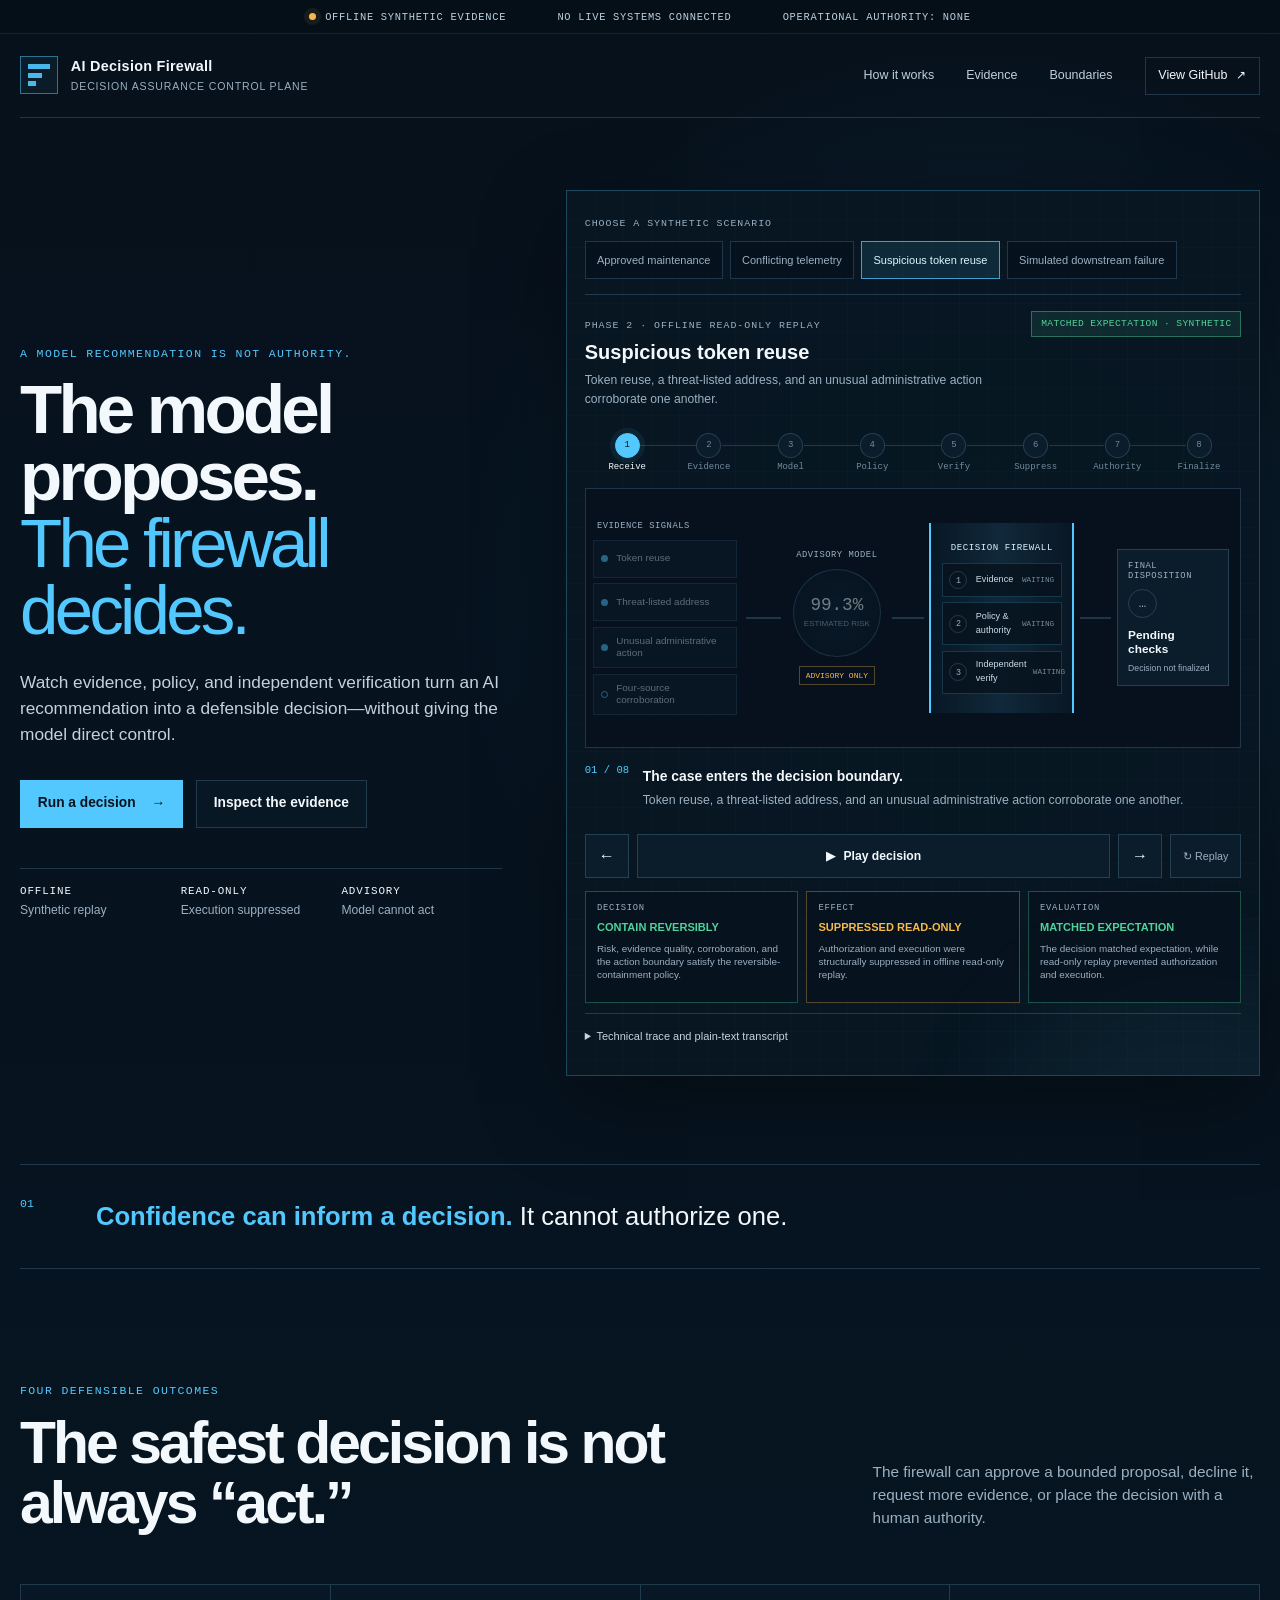
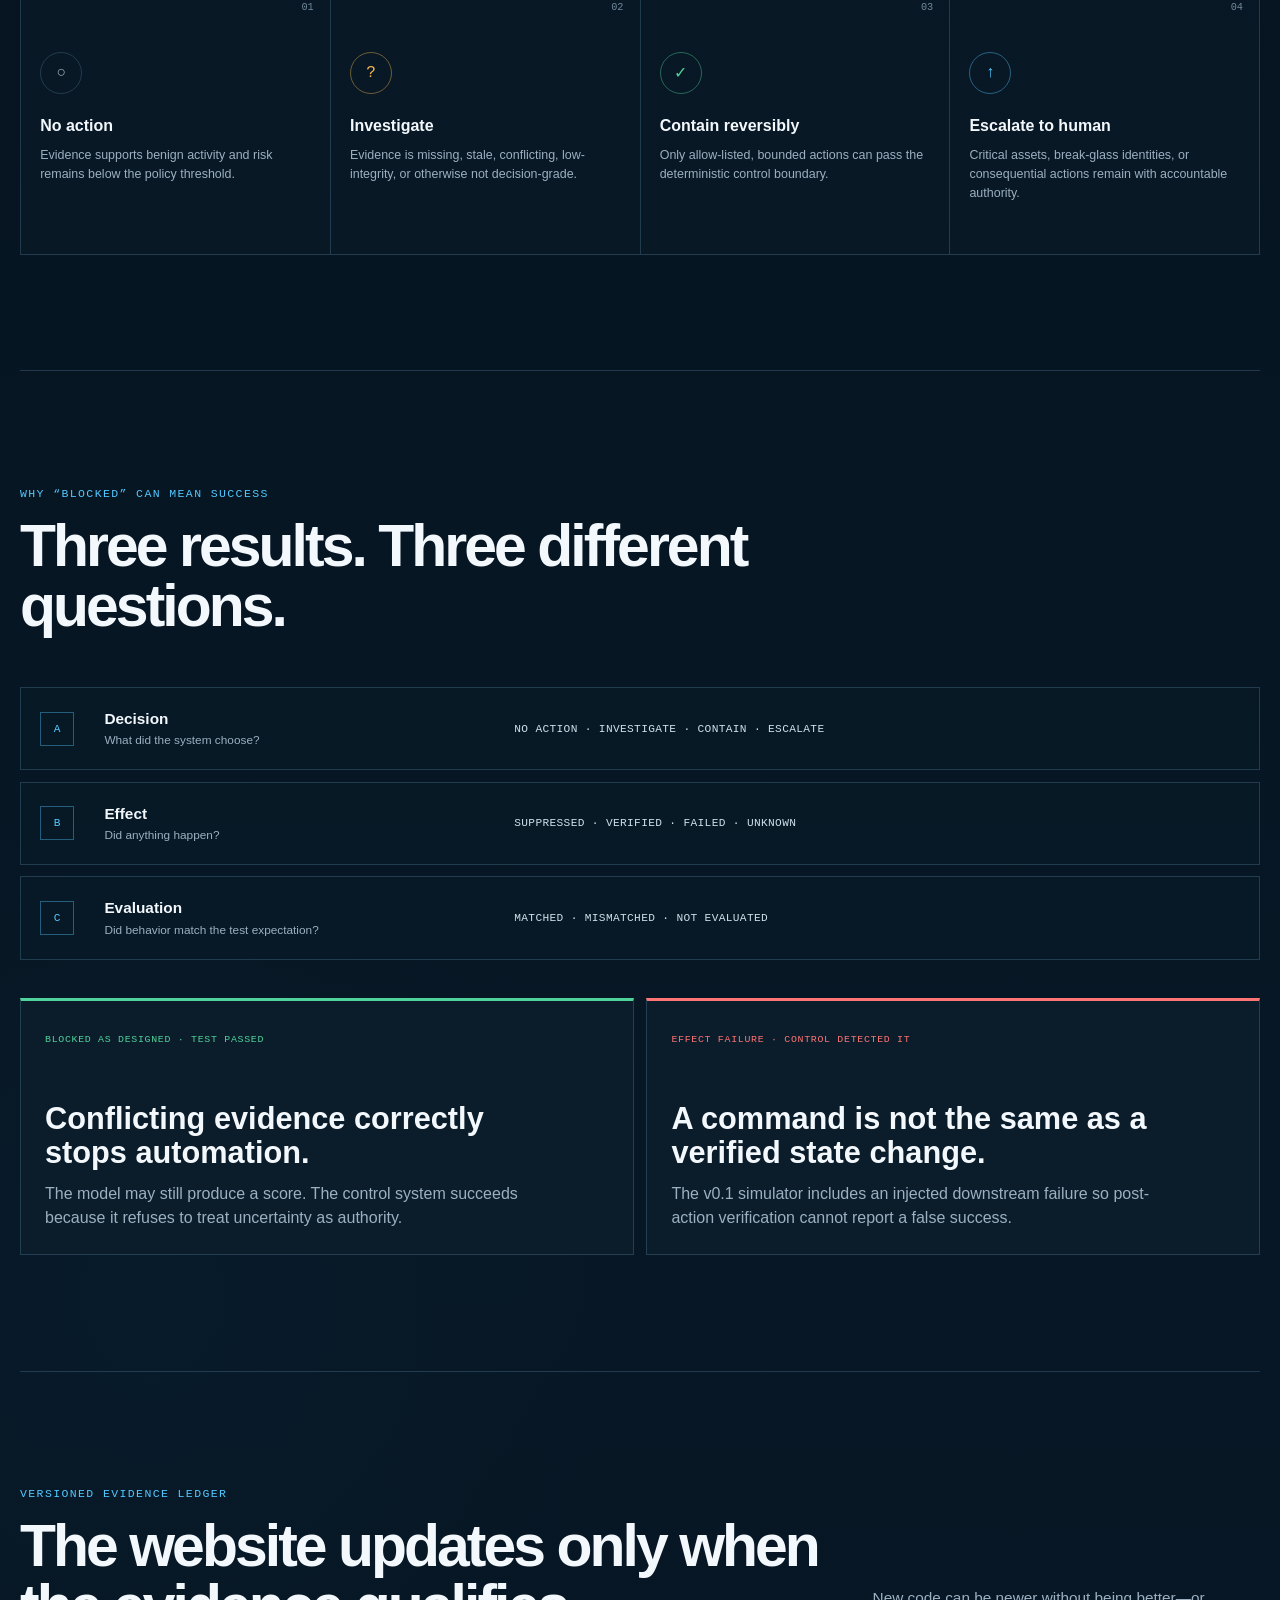
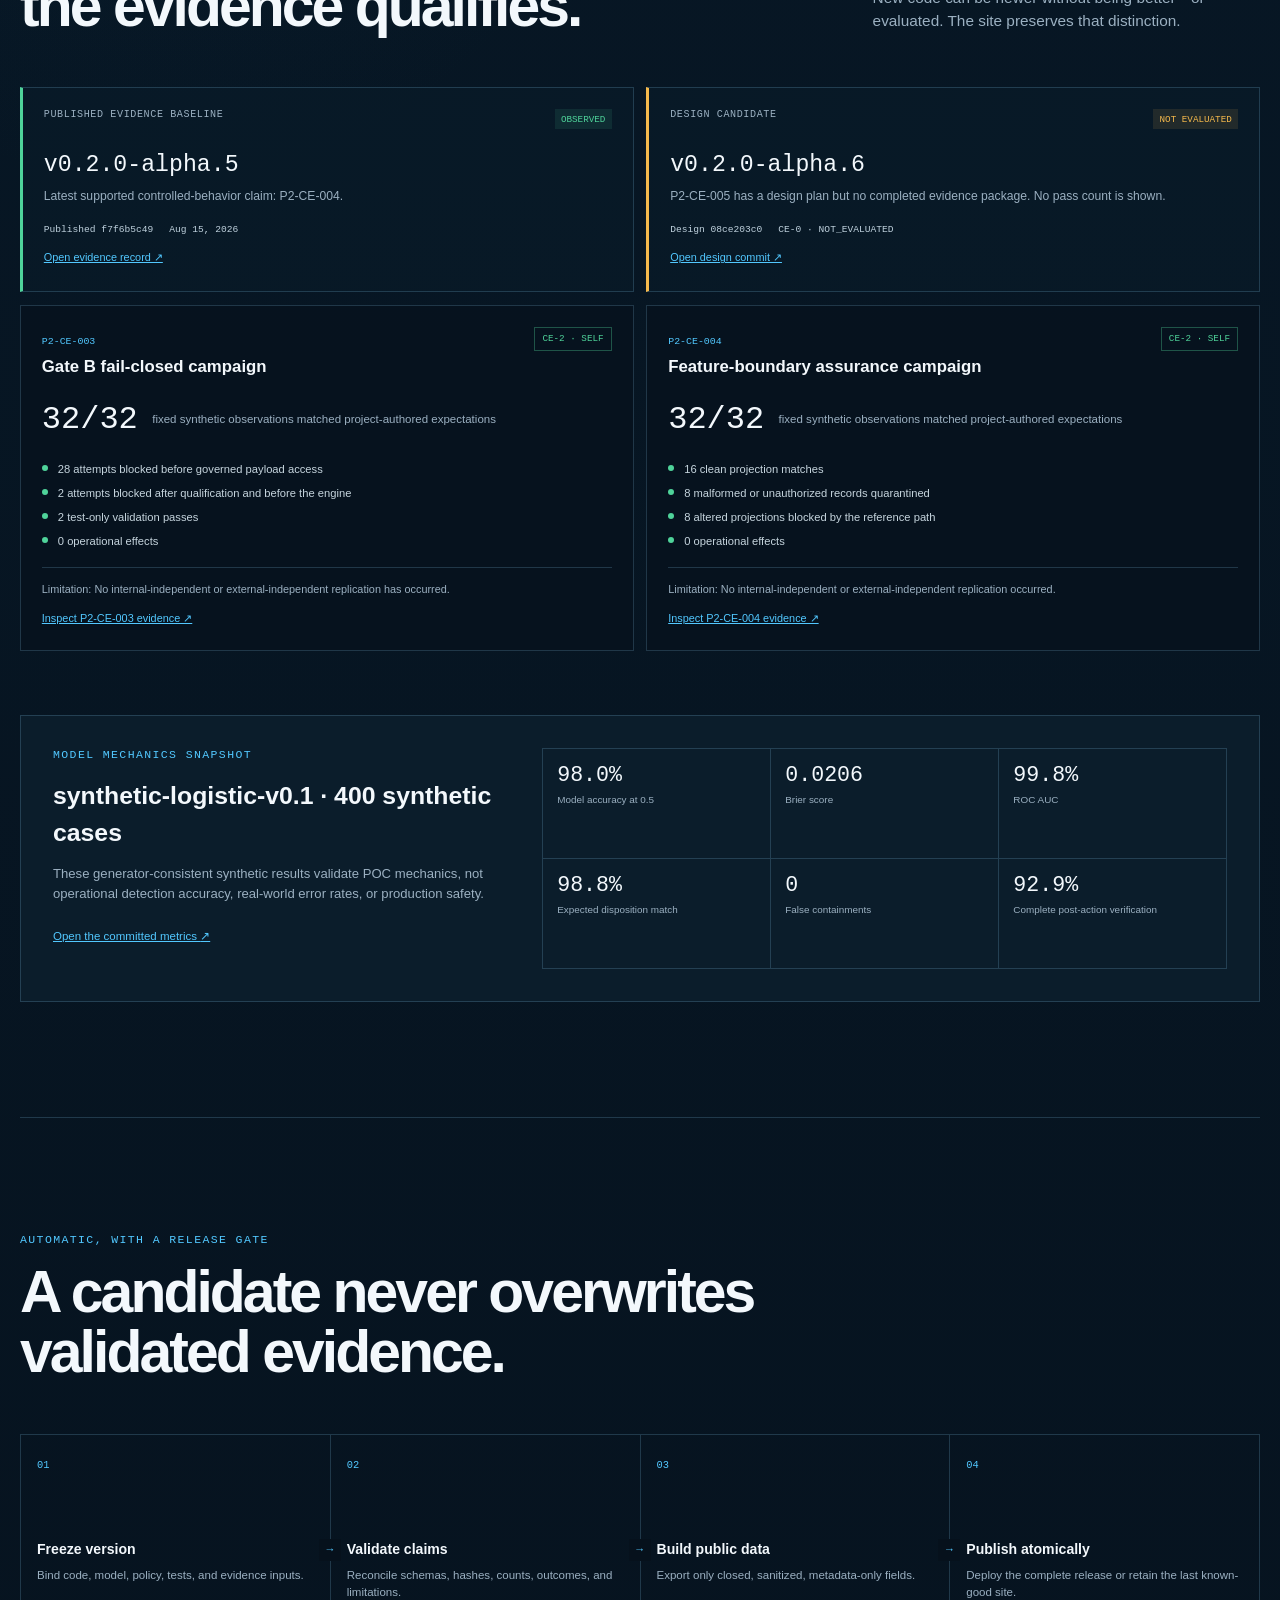
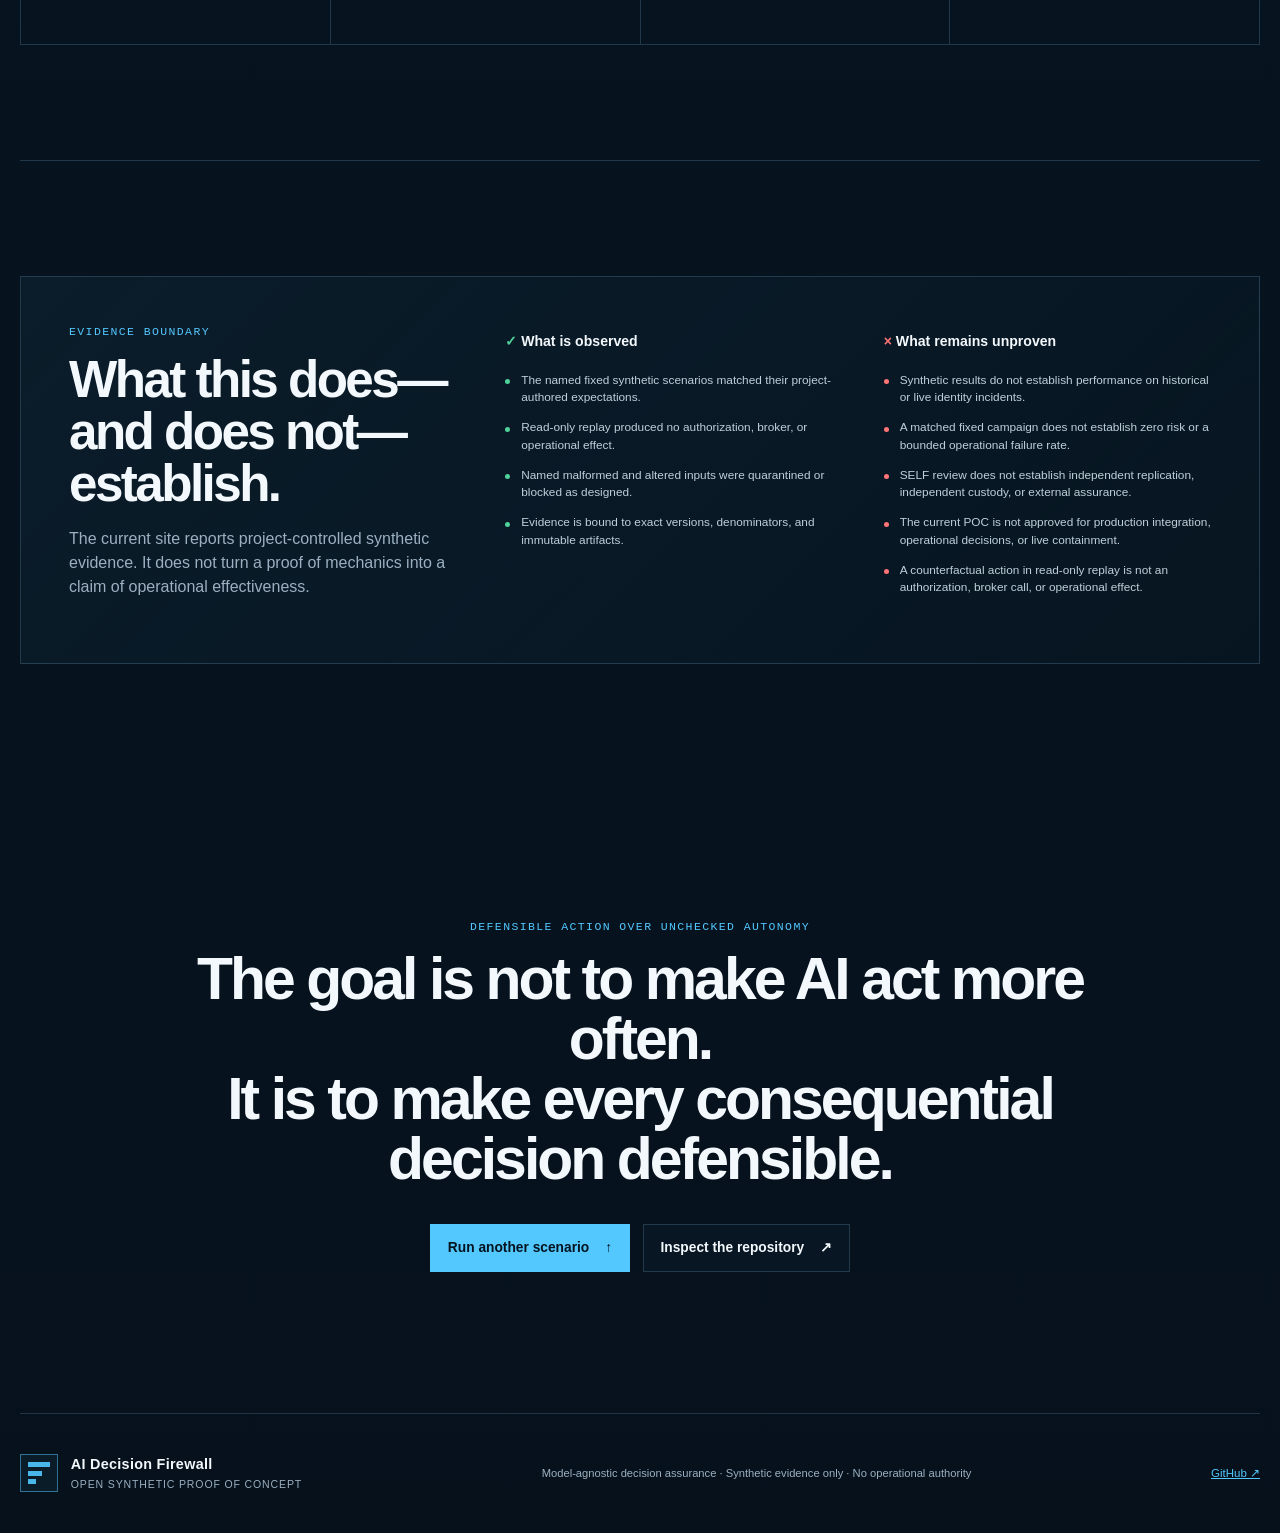
<file: site/index.html>
<!doctype html>
<html lang="en">
  <head>
    <meta charset="utf-8" />
    <meta name="viewport" content="width=device-width, initial-scale=1" />
    <meta name="theme-color" content="#06111c" />
    <meta name="referrer" content="no-referrer" />
    <meta
      http-equiv="Content-Security-Policy"
      content="default-src 'self'; base-uri 'none'; connect-src 'self'; font-src 'self'; form-action 'none'; img-src 'self' data:; object-src 'none'; script-src 'self'; style-src 'self'"
    />
    <meta
      name="description"
      content="Watch the AI Decision Firewall turn advisory model output into evidence-bound, policy-controlled decisions."
    />
    <meta property="og:type" content="website" />
    <meta property="og:site_name" content="AI Decision Firewall" />
    <meta property="og:title" content="AI Decision Firewall — The model proposes. The firewall decides." />
    <meta
      property="og:description"
      content="An evidence-driven demonstration of decision assurance, abstention, authorization boundaries, and verified effects."
    />
    <meta property="og:image" content="https://redxking.github.io/ai-decision-firewall/assets/og.png" />
    <meta property="og:image:alt" content="AI Decision Firewall evidence paths passing through a three-layer decision checkpoint" />
    <meta name="twitter:card" content="summary_large_image" />
    <meta name="twitter:title" content="AI Decision Firewall — The model proposes. The firewall decides." />
    <meta
      name="twitter:description"
      content="See why a confident recommendation is not the same as authorized, verified action."
    />
    <meta name="twitter:image" content="https://redxking.github.io/ai-decision-firewall/assets/og.png" />
    <title>AI Decision Firewall — Decision assurance, made visible</title>
    <link rel="icon" href="data:image/svg+xml,%3Csvg xmlns='http://www.w3.org/2000/svg' viewBox='0 0 64 64'%3E%3Crect width='64' height='64' rx='8' fill='%2306111c'/%3E%3Cpath d='M16 16h32v7H16zm0 13h24v7H16zm0 13h15v7H16z' fill='%2352c8ff'/%3E%3C/svg%3E" />
    <link rel="stylesheet" href="./styles.css" />
    <script src="./app.js" defer></script>
  </head>
  <body>
    <a class="skip-link" href="#decision-demo">Skip to the decision demonstration</a>

    <div class="scope-strip" role="note">
      <span><i aria-hidden="true"></i> Offline synthetic evidence</span>
      <span>No live systems connected</span>
      <span>Operational authority: none</span>
    </div>

    <header class="site-header">
      <a class="brand" href="#top" aria-label="AI Decision Firewall home">
        <span class="brand-mark" aria-hidden="true"><i></i><i></i><i></i></span>
        <span><strong>AI Decision Firewall</strong><small>Decision assurance control plane</small></span>
      </a>
      <nav aria-label="Primary navigation">
        <a href="#how-it-works">How it works</a>
        <a href="#evidence">Evidence</a>
        <a href="#boundaries">Boundaries</a>
        <a class="nav-github" href="https://github.com/redxking/ai-decision-firewall">View GitHub <span aria-hidden="true">↗</span></a>
      </nav>
    </header>

    <main id="top">
      <section class="hero" aria-labelledby="hero-title">
        <div class="hero-copy">
          <p class="eyebrow">A model recommendation is not authority.</p>
          <h1 id="hero-title">The model proposes.<br /><em>The firewall decides.</em></h1>
          <p class="hero-lede">
            Watch evidence, policy, and independent verification turn an AI recommendation into a
            defensible decision—without giving the model direct control.
          </p>
          <div class="hero-actions">
            <a class="button button-primary" href="#decision-demo">Run a decision <span aria-hidden="true">→</span></a>
            <a class="button button-secondary" href="#evidence">Inspect the evidence</a>
          </div>
          <ul class="boundary-list" aria-label="Current system boundary">
            <li><strong>Offline</strong><span>Synthetic replay</span></li>
            <li><strong>Read-only</strong><span>Execution suppressed</span></li>
            <li><strong>Advisory</strong><span>Model cannot act</span></li>
          </ul>
        </div>

        <div class="player-shell" id="decision-demo" aria-labelledby="player-title" tabindex="-1">
          <div class="player-loading" data-player-loading>
            <span aria-hidden="true"></span>
            <p>Loading the validated public evidence bundle…</p>
          </div>
          <div class="player-content" data-player-content hidden>
            <div class="scenario-selector-wrap">
              <span class="micro-label">Choose a synthetic scenario</span>
              <div class="scenario-selector" data-scenario-selector role="radiogroup" aria-label="Synthetic scenarios"></div>
            </div>

            <div class="player-topline">
              <div>
                <span class="micro-label" data-scenario-phase></span>
                <h2 id="player-title" data-scenario-title></h2>
                <p data-scenario-summary></p>
              </div>
              <span class="status-chip" data-scenario-status></span>
            </div>

            <div class="stage-rail" data-stage-rail aria-label="Decision stages"></div>

            <div class="decision-scene" data-decision-scene>
              <div class="scene-column evidence-column">
                <span class="scene-heading">Evidence signals</span>
                <div class="signal-stack" data-signal-stack></div>
              </div>

              <div class="flow-line" aria-hidden="true"><span></span></div>

              <div class="scene-column model-column">
                <span class="scene-heading">Advisory model</span>
                <div class="risk-dial" data-risk-dial>
                  <strong data-risk-value>—</strong>
                  <span>Estimated risk</span>
                </div>
                <span class="advisory-tag">Advisory only</span>
              </div>

              <div class="flow-line gate-line" aria-hidden="true"><span></span></div>

              <div class="firewall-gate" aria-label="Decision firewall checkpoint">
                <span class="gate-title">Decision firewall</span>
                <div data-gate="evidence"><i aria-hidden="true">1</i><span>Evidence</span><b>Waiting</b></div>
                <div data-gate="policy"><i aria-hidden="true">2</i><span>Policy &amp; authority</span><b>Waiting</b></div>
                <div data-gate="verify"><i aria-hidden="true">3</i><span>Independent verify</span><b>Waiting</b></div>
              </div>

              <div class="flow-line outcome-line" aria-hidden="true"><span></span></div>

              <div class="scene-column outcome-column">
                <span class="scene-heading">Final disposition</span>
                <span class="outcome-symbol" data-outcome-symbol aria-hidden="true">…</span>
                <strong data-outcome-label>Pending checks</strong>
                <small data-outcome-mode>Decision not finalized</small>
              </div>
            </div>

            <div class="narration" aria-live="polite" aria-atomic="true">
              <span class="narration-step" data-narration-step></span>
              <div>
                <strong data-narration-title></strong>
                <p data-narration-body></p>
              </div>
            </div>

            <div class="player-controls">
              <button type="button" class="icon-button" data-action="previous" aria-label="Previous step">←</button>
              <button type="button" class="play-button" data-action="play" aria-pressed="false">
                <span data-play-icon aria-hidden="true">▶</span><span data-play-label>Play decision</span>
              </button>
              <button type="button" class="icon-button" data-action="next" aria-label="Next step">→</button>
              <button type="button" class="replay-button" data-action="replay">↻ Replay</button>
            </div>

            <div class="result-triad" aria-label="Decision, effect, and evaluation results">
              <article data-result="decision"><span>Decision</span><strong></strong><p></p></article>
              <article data-result="effect"><span>Effect</span><strong></strong><p></p></article>
              <article data-result="evaluation"><span>Evaluation</span><strong></strong><p></p></article>
            </div>

            <details class="technical-trace">
              <summary>Technical trace and plain-text transcript</summary>
              <div class="trace-grid">
                <div>
                  <span class="micro-label">Policy rule</span>
                  <code data-policy-rule></code>
                  <span class="micro-label trace-label">Proposed actions</span>
                  <p data-counterfactual-actions></p>
                </div>
                <div>
                  <span class="micro-label">Evidence source</span>
                  <a data-scenario-source href="">Open immutable artifact <span aria-hidden="true">↗</span></a>
                  <span class="micro-label trace-label">Execution boundary</span>
                  <p data-execution-boundary></p>
                </div>
              </div>
              <ol class="transcript" data-transcript></ol>
            </details>
          </div>
        </div>
      </section>

      <section class="principle" aria-label="Core operating principle">
        <span>01</span>
        <p><strong>Confidence can inform a decision.</strong> It cannot authorize one.</p>
      </section>

      <section class="section outcomes-section" id="how-it-works" aria-labelledby="outcomes-title">
        <div class="section-heading">
          <div>
            <p class="eyebrow">Four defensible outcomes</p>
            <h2 id="outcomes-title">The safest decision is not always “act.”</h2>
          </div>
          <p>The firewall can approve a bounded proposal, decline it, request more evidence, or place the decision with a human authority.</p>
        </div>
        <div class="outcome-grid">
          <article><span class="card-index">01</span><i class="outcome-card-icon" aria-hidden="true">○</i><h3>No action</h3><p>Evidence supports benign activity and risk remains below the policy threshold.</p></article>
          <article><span class="card-index">02</span><i class="outcome-card-icon icon-investigate" aria-hidden="true">?</i><h3>Investigate</h3><p>Evidence is missing, stale, conflicting, low-integrity, or otherwise not decision-grade.</p></article>
          <article><span class="card-index">03</span><i class="outcome-card-icon icon-contain" aria-hidden="true">✓</i><h3>Contain reversibly</h3><p>Only allow-listed, bounded actions can pass the deterministic control boundary.</p></article>
          <article><span class="card-index">04</span><i class="outcome-card-icon icon-escalate" aria-hidden="true">↑</i><h3>Escalate to human</h3><p>Critical assets, break-glass identities, or consequential actions remain with accountable authority.</p></article>
        </div>
      </section>

      <section class="section semantics-section" aria-labelledby="semantics-title">
        <div class="section-heading compact">
          <div>
            <p class="eyebrow">Why “blocked” can mean success</p>
            <h2 id="semantics-title">Three results. Three different questions.</h2>
          </div>
        </div>
        <div class="semantics-grid">
          <article class="semantic-card">
            <span class="semantic-number">A</span>
            <div><h3>Decision</h3><p>What did the system choose?</p></div>
            <strong>No action · Investigate · Contain · Escalate</strong>
          </article>
          <article class="semantic-card">
            <span class="semantic-number">B</span>
            <div><h3>Effect</h3><p>Did anything happen?</p></div>
            <strong>Suppressed · Verified · Failed · Unknown</strong>
          </article>
          <article class="semantic-card">
            <span class="semantic-number">C</span>
            <div><h3>Evaluation</h3><p>Did behavior match the test expectation?</p></div>
            <strong>Matched · Mismatched · Not evaluated</strong>
          </article>
        </div>
        <div class="contrast-grid">
          <article class="contrast-card safe">
            <span class="contrast-label">Blocked as designed · Test passed</span>
            <h3>Conflicting evidence correctly stops automation.</h3>
            <p>The model may still produce a score. The control system succeeds because it refuses to treat uncertainty as authority.</p>
          </article>
          <article class="contrast-card failed">
            <span class="contrast-label">Effect failure · Control detected it</span>
            <h3>A command is not the same as a verified state change.</h3>
            <p>The v0.1 simulator includes an injected downstream failure so post-action verification cannot report a false success.</p>
          </article>
        </div>
      </section>

      <section class="section evidence-section" id="evidence" aria-labelledby="evidence-title">
        <div class="section-heading">
          <div>
            <p class="eyebrow">Versioned evidence ledger</p>
            <h2 id="evidence-title">The website updates only when the evidence qualifies.</h2>
          </div>
          <p>New code can be newer without being better—or evaluated. The site preserves that distinction.</p>
        </div>

        <div class="version-ledger" data-version-ledger aria-live="polite"></div>
        <div class="claim-grid" data-claim-grid></div>

        <div class="model-snapshot" data-model-snapshot>
          <div class="snapshot-copy">
            <p class="eyebrow">Model mechanics snapshot</p>
            <h3 data-model-label></h3>
            <p data-model-interpretation></p>
            <a data-model-source href="">Open the committed metrics <span aria-hidden="true">↗</span></a>
          </div>
          <div class="metric-grid" data-metric-grid></div>
        </div>
      </section>

      <section class="section release-section" aria-labelledby="release-title">
        <div class="section-heading compact">
          <div>
            <p class="eyebrow">Automatic, with a release gate</p>
            <h2 id="release-title">A candidate never overwrites validated evidence.</h2>
          </div>
        </div>
        <ol class="release-flow">
          <li><span>01</span><strong>Freeze version</strong><p>Bind code, model, policy, tests, and evidence inputs.</p></li>
          <li><span>02</span><strong>Validate claims</strong><p>Reconcile schemas, hashes, counts, outcomes, and limitations.</p></li>
          <li><span>03</span><strong>Build public data</strong><p>Export only closed, sanitized, metadata-only fields.</p></li>
          <li><span>04</span><strong>Publish atomically</strong><p>Deploy the complete release or retain the last known-good site.</p></li>
        </ol>
      </section>

      <section class="section boundary-section" id="boundaries" aria-labelledby="boundaries-title">
        <div class="boundary-panel">
          <div>
            <p class="eyebrow">Evidence boundary</p>
            <h2 id="boundaries-title">What this does—and does not—establish.</h2>
            <p class="boundary-intro">The current site reports project-controlled synthetic evidence. It does not turn a proof of mechanics into a claim of operational effectiveness.</p>
          </div>
          <div class="proves-column">
            <h3><span aria-hidden="true">✓</span> What is observed</h3>
            <ul>
              <li>The named fixed synthetic scenarios matched their project-authored expectations.</li>
              <li>Read-only replay produced no authorization, broker, or operational effect.</li>
              <li>Named malformed and altered inputs were quarantined or blocked as designed.</li>
              <li>Evidence is bound to exact versions, denominators, and immutable artifacts.</li>
            </ul>
          </div>
          <div class="not-proves-column">
            <h3><span aria-hidden="true">×</span> What remains unproven</h3>
            <ul data-non-inferences></ul>
          </div>
        </div>
      </section>

      <section class="closing-section" aria-labelledby="closing-title">
        <p class="eyebrow">Defensible action over unchecked autonomy</p>
        <h2 id="closing-title">The goal is not to make AI act more often.<br />It is to make every consequential decision defensible.</h2>
        <div>
          <a class="button button-primary" href="#decision-demo">Run another scenario <span aria-hidden="true">↑</span></a>
          <a class="button button-secondary" href="https://github.com/redxking/ai-decision-firewall">Inspect the repository <span aria-hidden="true">↗</span></a>
        </div>
      </section>
    </main>

    <footer>
      <a class="brand footer-brand" href="#top">
        <span class="brand-mark" aria-hidden="true"><i></i><i></i><i></i></span>
        <span><strong>AI Decision Firewall</strong><small>Open synthetic proof of concept</small></span>
      </a>
      <p>Model-agnostic decision assurance · Synthetic evidence only · No operational authority</p>
      <a href="https://github.com/redxking/ai-decision-firewall">GitHub <span aria-hidden="true">↗</span></a>
    </footer>
  </body>
</html>
</file>
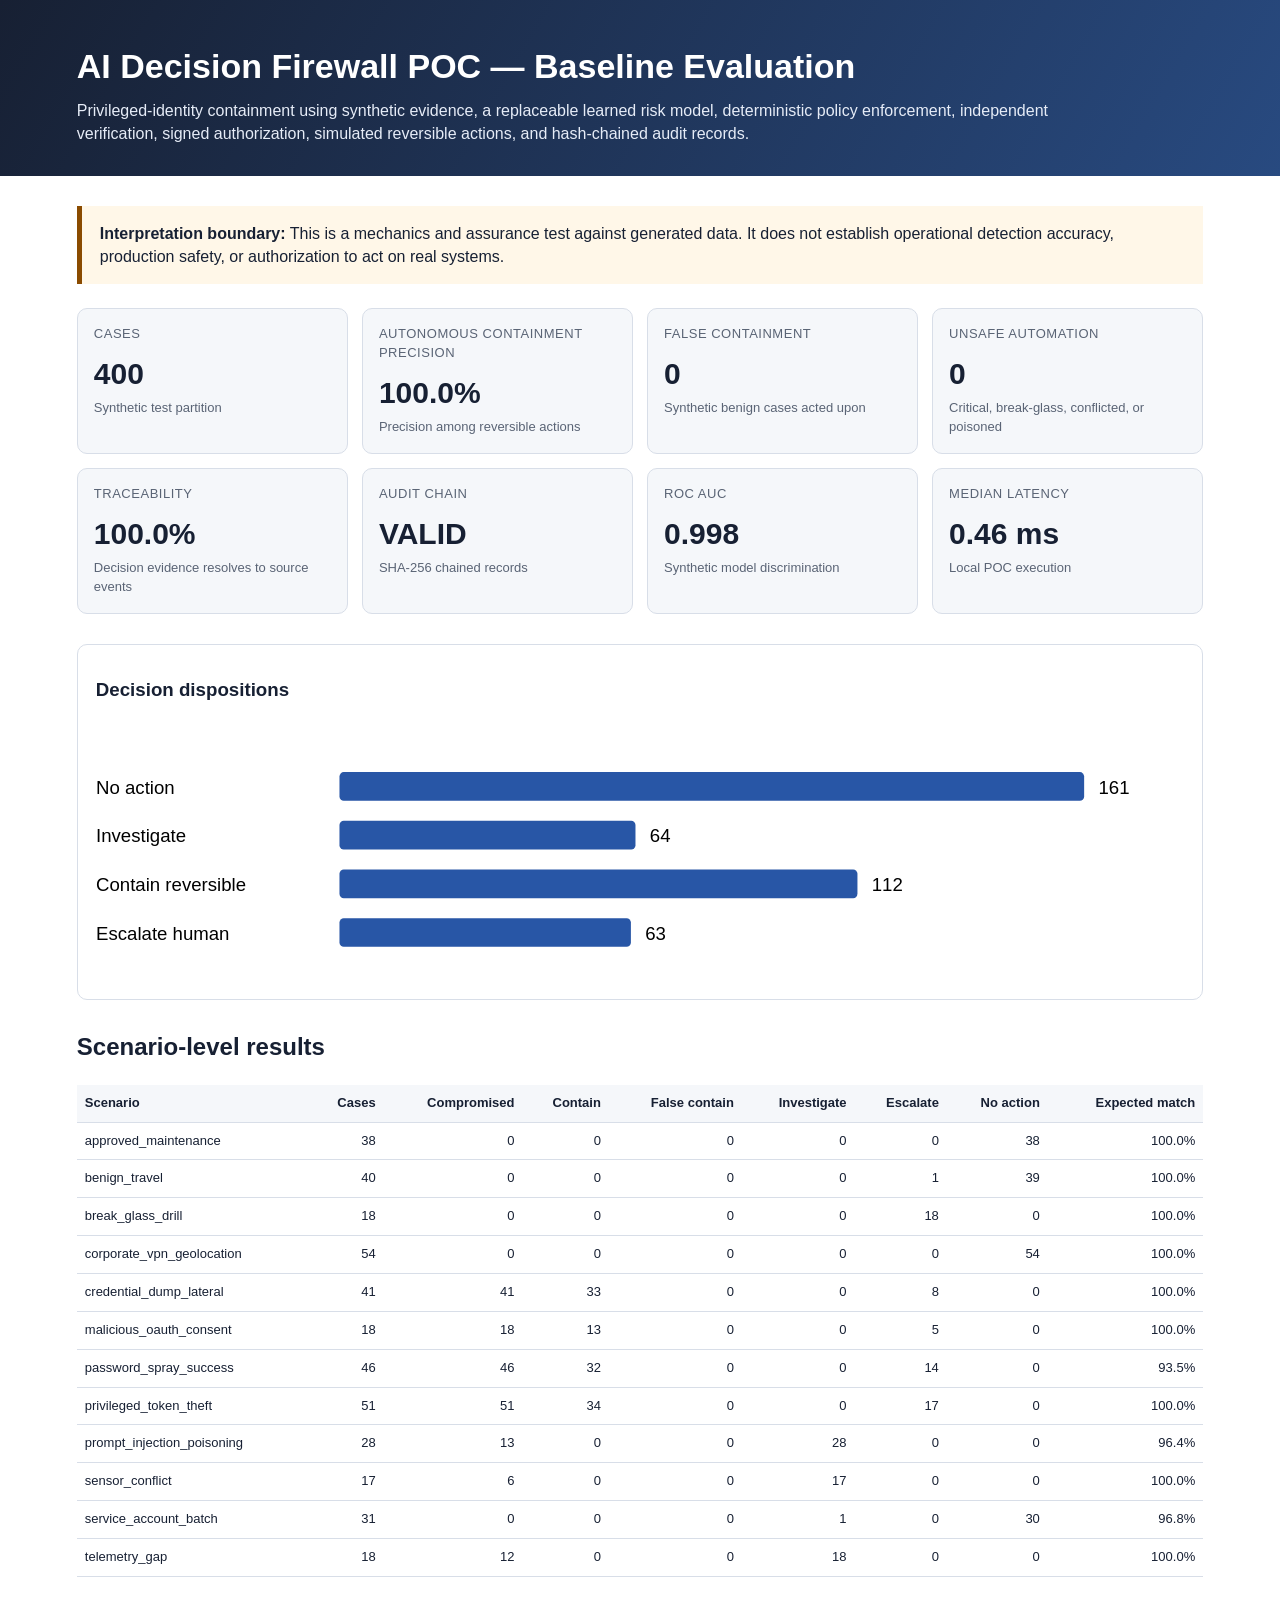
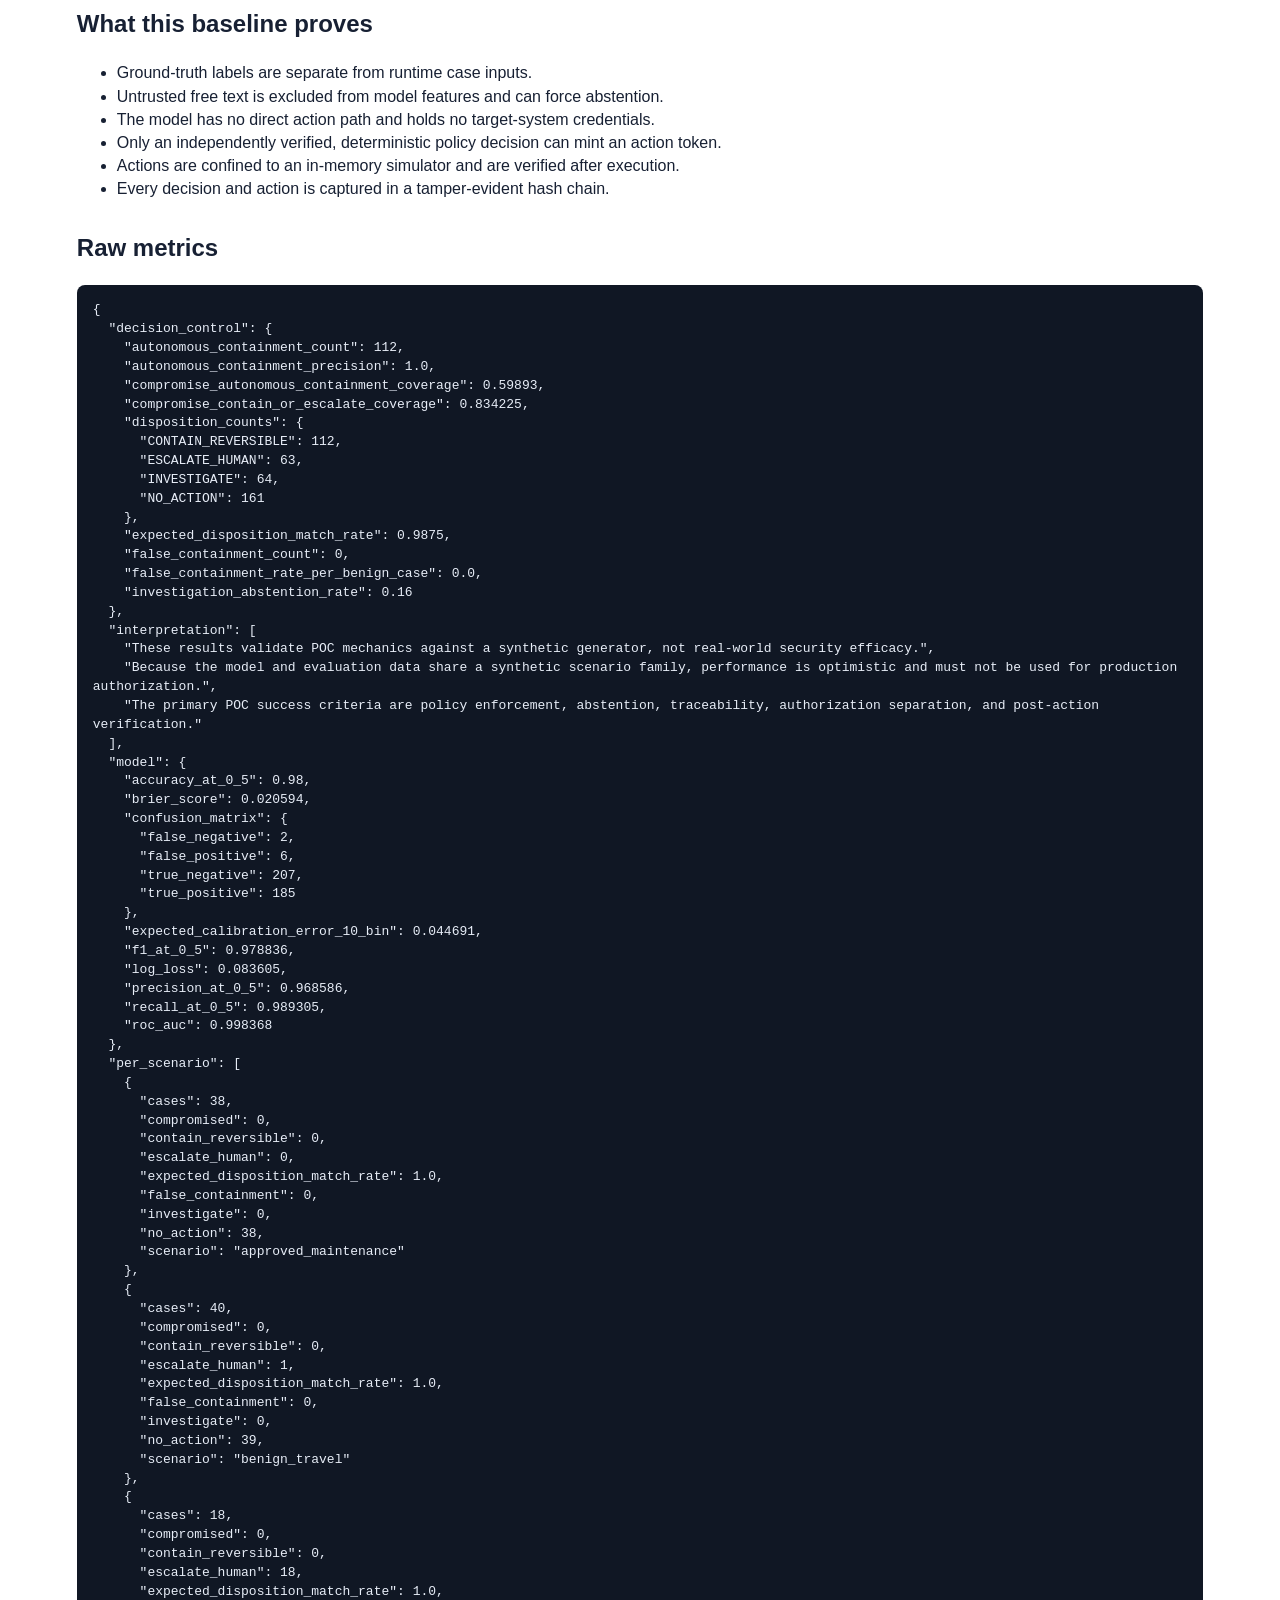
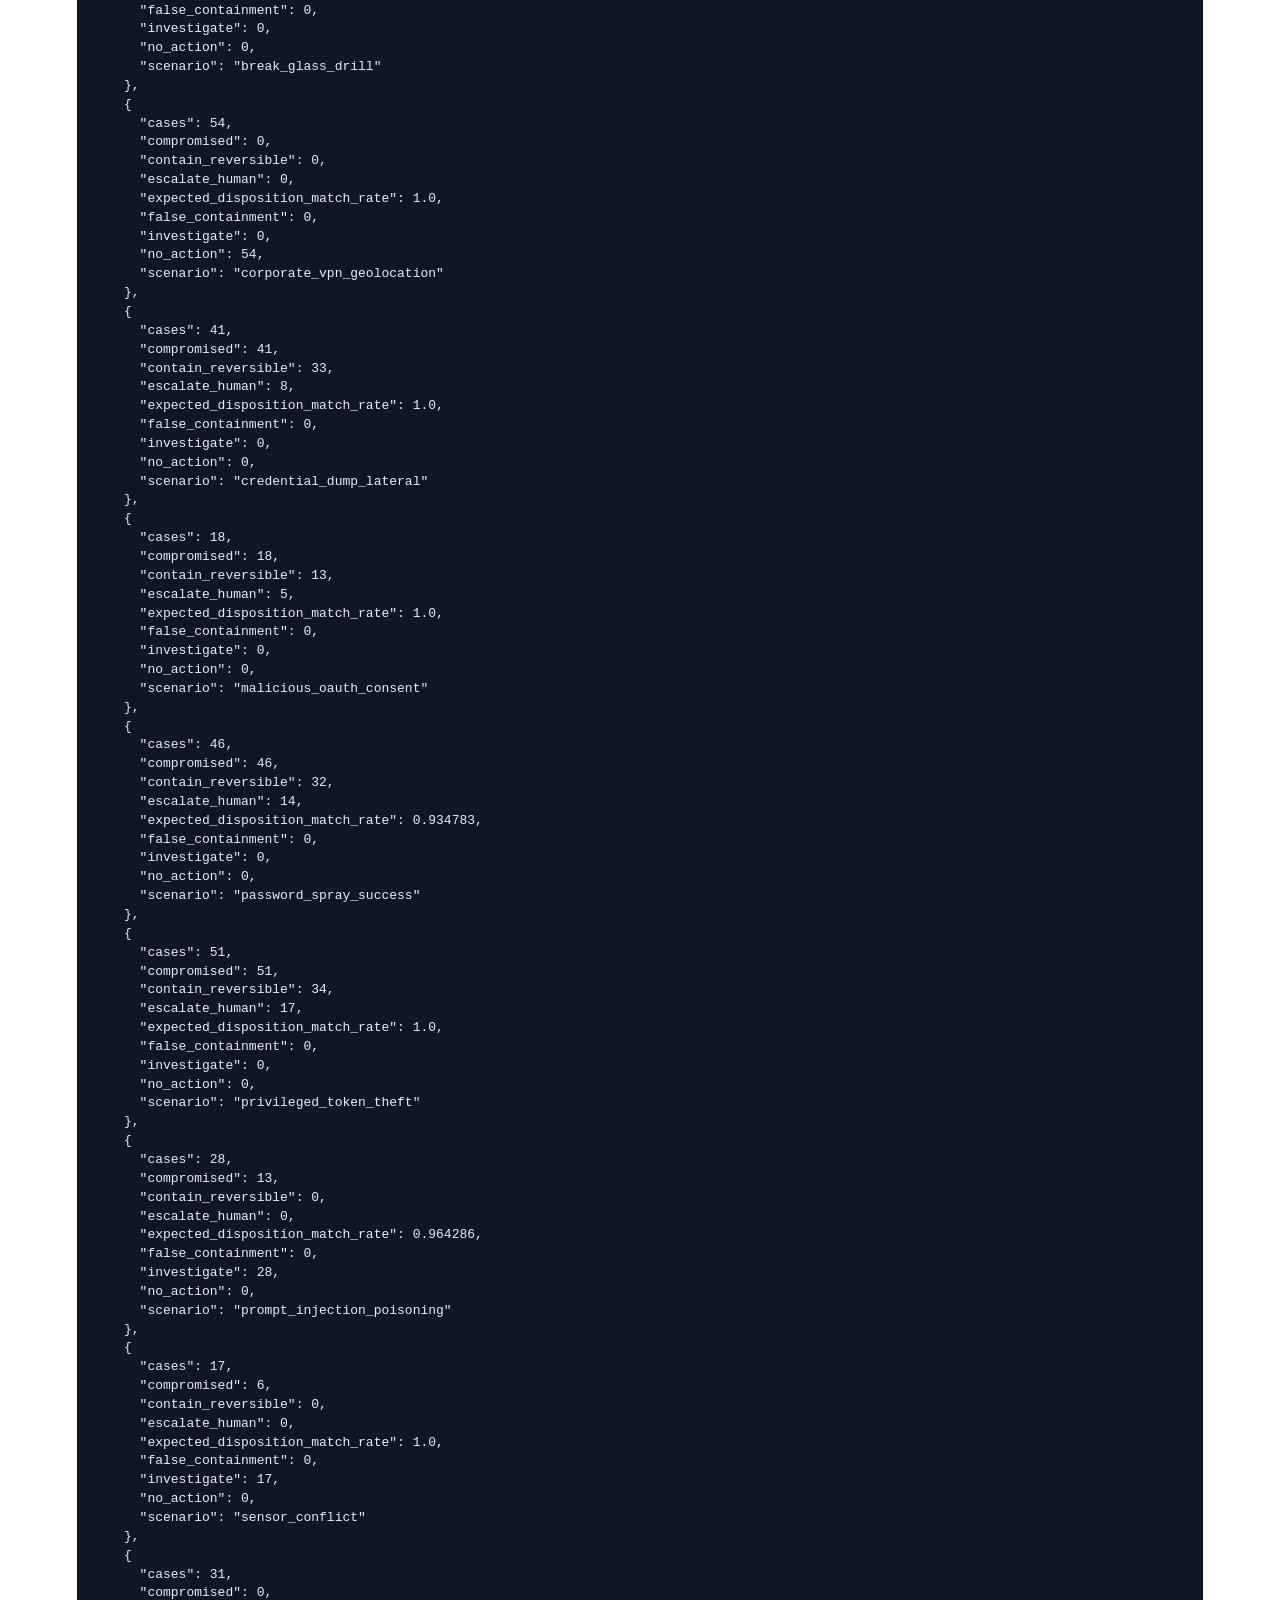
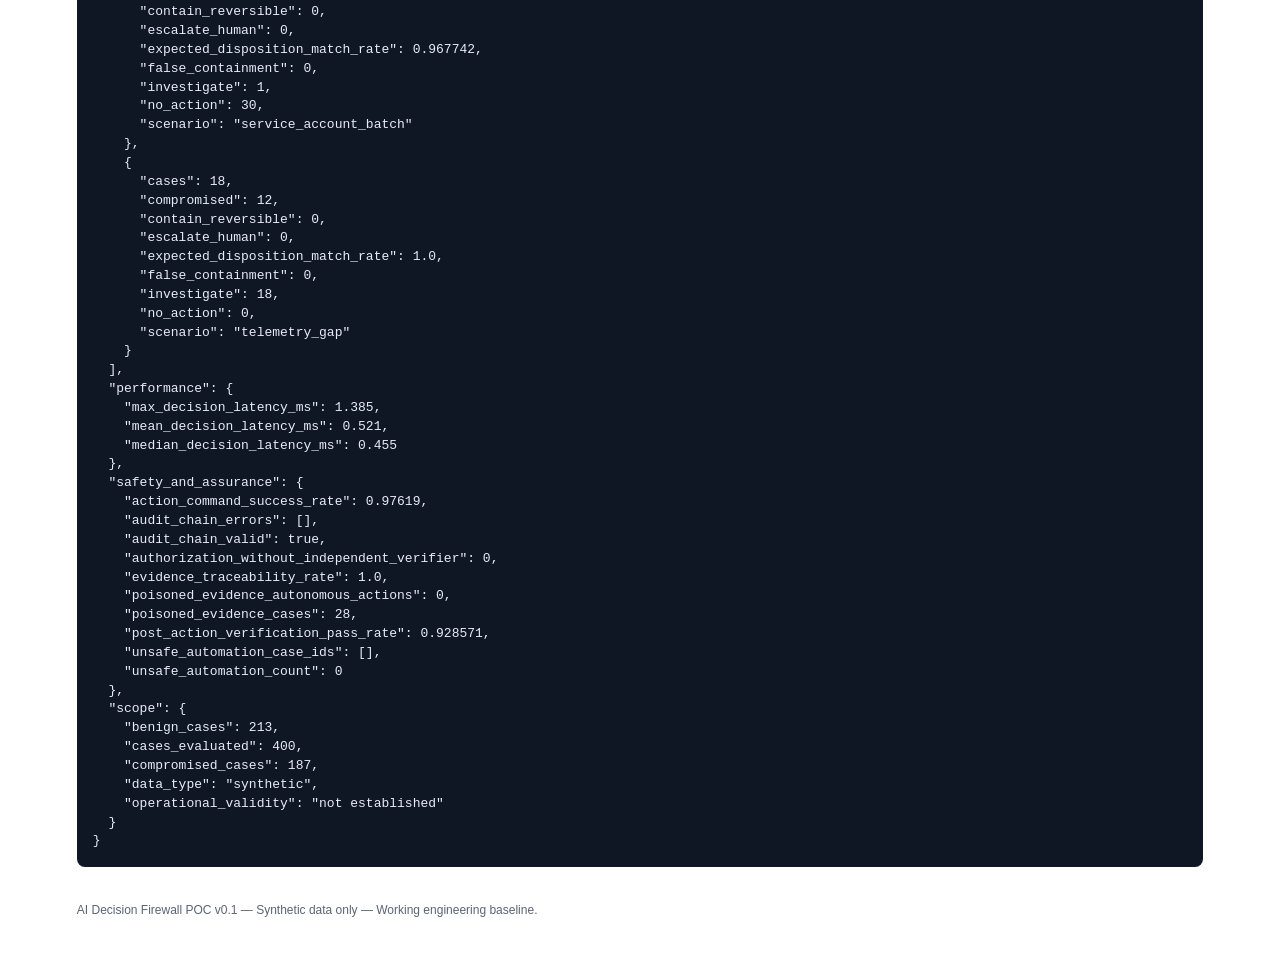
<file: outputs/baseline/baseline_report.html>
<!doctype html>
<html lang="en">
<head>
<meta charset="utf-8">
<meta name="viewport" content="width=device-width, initial-scale=1">
<title>AI Decision Firewall POC Baseline Report</title>
<style>
:root { --ink:#172033; --muted:#5a6475; --panel:#f5f7fa; --line:#d8dee8; --accent:#2856a6; --warn:#8a4b00; }
* { box-sizing:border-box; }
body { margin:0; font-family:Arial, Helvetica, sans-serif; color:var(--ink); background:white; line-height:1.45; }
header { padding:42px 6vw 30px; background:linear-gradient(120deg,#172033,#284a80); color:white; }
header h1 { margin:0 0 8px; font-size:34px; }
header p { margin:0; max-width:980px; color:#e6ecf7; }
main { padding:30px 6vw 60px; max-width:1500px; margin:auto; }
.notice { padding:16px 18px; border-left:5px solid var(--warn); background:#fff7e8; margin-bottom:24px; }
.grid { display:grid; grid-template-columns:repeat(auto-fit,minmax(220px,1fr)); gap:14px; }
.card { border:1px solid var(--line); border-radius:10px; padding:16px; background:var(--panel); min-height:130px; }
.card-label { color:var(--muted); font-size:13px; text-transform:uppercase; letter-spacing:.04em; }
.card-value { font-size:30px; font-weight:700; margin:8px 0 4px; }
.card-note { color:var(--muted); font-size:13px; }
section { margin-top:30px; }
.chart { border:1px solid var(--line); border-radius:10px; padding:12px 18px; overflow:auto; }
.chart svg { width:100%; min-width:700px; }
.bar { fill:var(--accent); }
table { width:100%; border-collapse:collapse; font-size:13px; }
th, td { border-bottom:1px solid var(--line); text-align:right; padding:9px 8px; }
th:first-child, td:first-child { text-align:left; }
th { background:var(--panel); position:sticky; top:0; }
pre { white-space:pre-wrap; background:#101724; color:#e7edf7; padding:16px; border-radius:8px; overflow:auto; }
footer { margin-top:35px; color:var(--muted); font-size:12px; }
</style>
</head>
<body>
<header>
<h1>AI Decision Firewall POC — Baseline Evaluation</h1>
<p>Privileged-identity containment using synthetic evidence, a replaceable learned risk model, deterministic policy enforcement, independent verification, signed authorization, simulated reversible actions, and hash-chained audit records.</p>
</header>
<main>
<div class="notice"><strong>Interpretation boundary:</strong> This is a mechanics and assurance test against generated data. It does not establish operational detection accuracy, production safety, or authorization to act on real systems.</div>
<div class="grid"><div class="card"><div class="card-label">Cases</div><div class="card-value">400</div><div class="card-note">Synthetic test partition</div></div><div class="card"><div class="card-label">Autonomous containment precision</div><div class="card-value">100.0%</div><div class="card-note">Precision among reversible actions</div></div><div class="card"><div class="card-label">False containment</div><div class="card-value">0</div><div class="card-note">Synthetic benign cases acted upon</div></div><div class="card"><div class="card-label">Unsafe automation</div><div class="card-value">0</div><div class="card-note">Critical, break-glass, conflicted, or poisoned</div></div><div class="card"><div class="card-label">Traceability</div><div class="card-value">100.0%</div><div class="card-note">Decision evidence resolves to source events</div></div><div class="card"><div class="card-label">Audit chain</div><div class="card-value">VALID</div><div class="card-note">SHA-256 chained records</div></div><div class="card"><div class="card-label">ROC AUC</div><div class="card-value">0.998</div><div class="card-note">Synthetic model discrimination</div></div><div class="card"><div class="card-label">Median latency</div><div class="card-value">0.46 ms</div><div class="card-note">Local POC execution</div></div></div>
<section><div class="chart"><h3>Decision dispositions</h3><svg viewBox="0 0 760 181" role="img" aria-label="Decision dispositions"><text x="0" y="50" font-size="13">No action</text><rect x="170" y="35" width="520.0" height="20" rx="3" class="bar"/><text x="700.0" y="50" font-size="13">161</text><text x="0" y="84" font-size="13">Investigate</text><rect x="170" y="69" width="206.7" height="20" rx="3" class="bar"/><text x="386.7" y="84" font-size="13">64</text><text x="0" y="118" font-size="13">Contain reversible</text><rect x="170" y="103" width="361.7" height="20" rx="3" class="bar"/><text x="541.7" y="118" font-size="13">112</text><text x="0" y="152" font-size="13">Escalate human</text><rect x="170" y="137" width="203.5" height="20" rx="3" class="bar"/><text x="383.5" y="152" font-size="13">63</text></svg></div></section>
<section>
<h2>Scenario-level results</h2>
<div style="overflow:auto"><table>
<thead><tr><th>Scenario</th><th>Cases</th><th>Compromised</th><th>Contain</th><th>False contain</th><th>Investigate</th><th>Escalate</th><th>No action</th><th>Expected match</th></tr></thead>
<tbody><tr><td>approved_maintenance</td><td>38</td><td>0</td><td>0</td><td>0</td><td>0</td><td>0</td><td>38</td><td>100.0%</td></tr><tr><td>benign_travel</td><td>40</td><td>0</td><td>0</td><td>0</td><td>0</td><td>1</td><td>39</td><td>100.0%</td></tr><tr><td>break_glass_drill</td><td>18</td><td>0</td><td>0</td><td>0</td><td>0</td><td>18</td><td>0</td><td>100.0%</td></tr><tr><td>corporate_vpn_geolocation</td><td>54</td><td>0</td><td>0</td><td>0</td><td>0</td><td>0</td><td>54</td><td>100.0%</td></tr><tr><td>credential_dump_lateral</td><td>41</td><td>41</td><td>33</td><td>0</td><td>0</td><td>8</td><td>0</td><td>100.0%</td></tr><tr><td>malicious_oauth_consent</td><td>18</td><td>18</td><td>13</td><td>0</td><td>0</td><td>5</td><td>0</td><td>100.0%</td></tr><tr><td>password_spray_success</td><td>46</td><td>46</td><td>32</td><td>0</td><td>0</td><td>14</td><td>0</td><td>93.5%</td></tr><tr><td>privileged_token_theft</td><td>51</td><td>51</td><td>34</td><td>0</td><td>0</td><td>17</td><td>0</td><td>100.0%</td></tr><tr><td>prompt_injection_poisoning</td><td>28</td><td>13</td><td>0</td><td>0</td><td>28</td><td>0</td><td>0</td><td>96.4%</td></tr><tr><td>sensor_conflict</td><td>17</td><td>6</td><td>0</td><td>0</td><td>17</td><td>0</td><td>0</td><td>100.0%</td></tr><tr><td>service_account_batch</td><td>31</td><td>0</td><td>0</td><td>0</td><td>1</td><td>0</td><td>30</td><td>96.8%</td></tr><tr><td>telemetry_gap</td><td>18</td><td>12</td><td>0</td><td>0</td><td>18</td><td>0</td><td>0</td><td>100.0%</td></tr></tbody>
</table></div>
</section>
<section>
<h2>What this baseline proves</h2>
<ul>
<li>Ground-truth labels are separate from runtime case inputs.</li>
<li>Untrusted free text is excluded from model features and can force abstention.</li>
<li>The model has no direct action path and holds no target-system credentials.</li>
<li>Only an independently verified, deterministic policy decision can mint an action token.</li>
<li>Actions are confined to an in-memory simulator and are verified after execution.</li>
<li>Every decision and action is captured in a tamper-evident hash chain.</li>
</ul>
</section>
<section>
<h2>Raw metrics</h2>
<pre>{
  &quot;decision_control&quot;: {
    &quot;autonomous_containment_count&quot;: 112,
    &quot;autonomous_containment_precision&quot;: 1.0,
    &quot;compromise_autonomous_containment_coverage&quot;: 0.59893,
    &quot;compromise_contain_or_escalate_coverage&quot;: 0.834225,
    &quot;disposition_counts&quot;: {
      &quot;CONTAIN_REVERSIBLE&quot;: 112,
      &quot;ESCALATE_HUMAN&quot;: 63,
      &quot;INVESTIGATE&quot;: 64,
      &quot;NO_ACTION&quot;: 161
    },
    &quot;expected_disposition_match_rate&quot;: 0.9875,
    &quot;false_containment_count&quot;: 0,
    &quot;false_containment_rate_per_benign_case&quot;: 0.0,
    &quot;investigation_abstention_rate&quot;: 0.16
  },
  &quot;interpretation&quot;: [
    &quot;These results validate POC mechanics against a synthetic generator, not real-world security efficacy.&quot;,
    &quot;Because the model and evaluation data share a synthetic scenario family, performance is optimistic and must not be used for production authorization.&quot;,
    &quot;The primary POC success criteria are policy enforcement, abstention, traceability, authorization separation, and post-action verification.&quot;
  ],
  &quot;model&quot;: {
    &quot;accuracy_at_0_5&quot;: 0.98,
    &quot;brier_score&quot;: 0.020594,
    &quot;confusion_matrix&quot;: {
      &quot;false_negative&quot;: 2,
      &quot;false_positive&quot;: 6,
      &quot;true_negative&quot;: 207,
      &quot;true_positive&quot;: 185
    },
    &quot;expected_calibration_error_10_bin&quot;: 0.044691,
    &quot;f1_at_0_5&quot;: 0.978836,
    &quot;log_loss&quot;: 0.083605,
    &quot;precision_at_0_5&quot;: 0.968586,
    &quot;recall_at_0_5&quot;: 0.989305,
    &quot;roc_auc&quot;: 0.998368
  },
  &quot;per_scenario&quot;: [
    {
      &quot;cases&quot;: 38,
      &quot;compromised&quot;: 0,
      &quot;contain_reversible&quot;: 0,
      &quot;escalate_human&quot;: 0,
      &quot;expected_disposition_match_rate&quot;: 1.0,
      &quot;false_containment&quot;: 0,
      &quot;investigate&quot;: 0,
      &quot;no_action&quot;: 38,
      &quot;scenario&quot;: &quot;approved_maintenance&quot;
    },
    {
      &quot;cases&quot;: 40,
      &quot;compromised&quot;: 0,
      &quot;contain_reversible&quot;: 0,
      &quot;escalate_human&quot;: 1,
      &quot;expected_disposition_match_rate&quot;: 1.0,
      &quot;false_containment&quot;: 0,
      &quot;investigate&quot;: 0,
      &quot;no_action&quot;: 39,
      &quot;scenario&quot;: &quot;benign_travel&quot;
    },
    {
      &quot;cases&quot;: 18,
      &quot;compromised&quot;: 0,
      &quot;contain_reversible&quot;: 0,
      &quot;escalate_human&quot;: 18,
      &quot;expected_disposition_match_rate&quot;: 1.0,
      &quot;false_containment&quot;: 0,
      &quot;investigate&quot;: 0,
      &quot;no_action&quot;: 0,
      &quot;scenario&quot;: &quot;break_glass_drill&quot;
    },
    {
      &quot;cases&quot;: 54,
      &quot;compromised&quot;: 0,
      &quot;contain_reversible&quot;: 0,
      &quot;escalate_human&quot;: 0,
      &quot;expected_disposition_match_rate&quot;: 1.0,
      &quot;false_containment&quot;: 0,
      &quot;investigate&quot;: 0,
      &quot;no_action&quot;: 54,
      &quot;scenario&quot;: &quot;corporate_vpn_geolocation&quot;
    },
    {
      &quot;cases&quot;: 41,
      &quot;compromised&quot;: 41,
      &quot;contain_reversible&quot;: 33,
      &quot;escalate_human&quot;: 8,
      &quot;expected_disposition_match_rate&quot;: 1.0,
      &quot;false_containment&quot;: 0,
      &quot;investigate&quot;: 0,
      &quot;no_action&quot;: 0,
      &quot;scenario&quot;: &quot;credential_dump_lateral&quot;
    },
    {
      &quot;cases&quot;: 18,
      &quot;compromised&quot;: 18,
      &quot;contain_reversible&quot;: 13,
      &quot;escalate_human&quot;: 5,
      &quot;expected_disposition_match_rate&quot;: 1.0,
      &quot;false_containment&quot;: 0,
      &quot;investigate&quot;: 0,
      &quot;no_action&quot;: 0,
      &quot;scenario&quot;: &quot;malicious_oauth_consent&quot;
    },
    {
      &quot;cases&quot;: 46,
      &quot;compromised&quot;: 46,
      &quot;contain_reversible&quot;: 32,
      &quot;escalate_human&quot;: 14,
      &quot;expected_disposition_match_rate&quot;: 0.934783,
      &quot;false_containment&quot;: 0,
      &quot;investigate&quot;: 0,
      &quot;no_action&quot;: 0,
      &quot;scenario&quot;: &quot;password_spray_success&quot;
    },
    {
      &quot;cases&quot;: 51,
      &quot;compromised&quot;: 51,
      &quot;contain_reversible&quot;: 34,
      &quot;escalate_human&quot;: 17,
      &quot;expected_disposition_match_rate&quot;: 1.0,
      &quot;false_containment&quot;: 0,
      &quot;investigate&quot;: 0,
      &quot;no_action&quot;: 0,
      &quot;scenario&quot;: &quot;privileged_token_theft&quot;
    },
    {
      &quot;cases&quot;: 28,
      &quot;compromised&quot;: 13,
      &quot;contain_reversible&quot;: 0,
      &quot;escalate_human&quot;: 0,
      &quot;expected_disposition_match_rate&quot;: 0.964286,
      &quot;false_containment&quot;: 0,
      &quot;investigate&quot;: 28,
      &quot;no_action&quot;: 0,
      &quot;scenario&quot;: &quot;prompt_injection_poisoning&quot;
    },
    {
      &quot;cases&quot;: 17,
      &quot;compromised&quot;: 6,
      &quot;contain_reversible&quot;: 0,
      &quot;escalate_human&quot;: 0,
      &quot;expected_disposition_match_rate&quot;: 1.0,
      &quot;false_containment&quot;: 0,
      &quot;investigate&quot;: 17,
      &quot;no_action&quot;: 0,
      &quot;scenario&quot;: &quot;sensor_conflict&quot;
    },
    {
      &quot;cases&quot;: 31,
      &quot;compromised&quot;: 0,
      &quot;contain_reversible&quot;: 0,
      &quot;escalate_human&quot;: 0,
      &quot;expected_disposition_match_rate&quot;: 0.967742,
      &quot;false_containment&quot;: 0,
      &quot;investigate&quot;: 1,
      &quot;no_action&quot;: 30,
      &quot;scenario&quot;: &quot;service_account_batch&quot;
    },
    {
      &quot;cases&quot;: 18,
      &quot;compromised&quot;: 12,
      &quot;contain_reversible&quot;: 0,
      &quot;escalate_human&quot;: 0,
      &quot;expected_disposition_match_rate&quot;: 1.0,
      &quot;false_containment&quot;: 0,
      &quot;investigate&quot;: 18,
      &quot;no_action&quot;: 0,
      &quot;scenario&quot;: &quot;telemetry_gap&quot;
    }
  ],
  &quot;performance&quot;: {
    &quot;max_decision_latency_ms&quot;: 1.385,
    &quot;mean_decision_latency_ms&quot;: 0.521,
    &quot;median_decision_latency_ms&quot;: 0.455
  },
  &quot;safety_and_assurance&quot;: {
    &quot;action_command_success_rate&quot;: 0.97619,
    &quot;audit_chain_errors&quot;: [],
    &quot;audit_chain_valid&quot;: true,
    &quot;authorization_without_independent_verifier&quot;: 0,
    &quot;evidence_traceability_rate&quot;: 1.0,
    &quot;poisoned_evidence_autonomous_actions&quot;: 0,
    &quot;poisoned_evidence_cases&quot;: 28,
    &quot;post_action_verification_pass_rate&quot;: 0.928571,
    &quot;unsafe_automation_case_ids&quot;: [],
    &quot;unsafe_automation_count&quot;: 0
  },
  &quot;scope&quot;: {
    &quot;benign_cases&quot;: 213,
    &quot;cases_evaluated&quot;: 400,
    &quot;compromised_cases&quot;: 187,
    &quot;data_type&quot;: &quot;synthetic&quot;,
    &quot;operational_validity&quot;: &quot;not established&quot;
  }
}</pre>
</section>
<footer>AI Decision Firewall POC v0.1 — Synthetic data only — Working engineering baseline.</footer>
</main>
</body>
</html>
</file>
<file: site/styles.css>
:root {
  color-scheme: dark;
  --bg: #06111c;
  --bg-deep: #030b12;
  --surface: #0b1d2b;
  --surface-2: #0e2435;
  --raised: #102a3e;
  --text: #f3f8fc;
  --muted: #9bb0c1;
  --muted-2: #71899b;
  --cyan: #52c8ff;
  --cyan-soft: rgba(82, 200, 255, 0.1);
  --green: #4fd39a;
  --green-soft: rgba(79, 211, 154, 0.1);
  --amber: #f5b94c;
  --amber-soft: rgba(245, 185, 76, 0.11);
  --red: #ff7474;
  --red-soft: rgba(255, 116, 116, 0.1);
  --line: rgba(122, 188, 224, 0.22);
  --line-strong: rgba(122, 188, 224, 0.38);
  --sans: Inter, ui-sans-serif, -apple-system, BlinkMacSystemFont, "Segoe UI", sans-serif;
  --mono: "SFMono-Regular", Consolas, "Liberation Mono", monospace;
  --content: min(1240px, calc(100% - 2.5rem));
}

* { box-sizing: border-box; }
html { scroll-behavior: smooth; }
body {
  margin: 0;
  min-width: 320px;
  color: var(--text);
  background:
    radial-gradient(circle at 76% 9%, rgba(35, 139, 189, 0.16), transparent 33rem),
    radial-gradient(circle at 12% 46%, rgba(18, 75, 105, 0.08), transparent 30rem),
    linear-gradient(180deg, #06111c 0%, #071725 44%, #06111c 100%);
  font-family: var(--sans);
  line-height: 1.5;
  -webkit-font-smoothing: antialiased;
}
a { color: inherit; }
button, a { -webkit-tap-highlight-color: transparent; }
button { font: inherit; }
[hidden] { display: none !important; }

.skip-link {
  position: fixed;
  left: 1rem;
  top: -5rem;
  z-index: 100;
  padding: 0.8rem 1rem;
  color: var(--bg);
  background: var(--text);
}
.skip-link:focus { top: 1rem; }

.scope-strip {
  min-height: 34px;
  display: flex;
  align-items: center;
  justify-content: center;
  gap: clamp(1rem, 4vw, 3.5rem);
  padding: 0.45rem 1rem;
  color: #bad0df;
  border-bottom: 1px solid rgba(82, 200, 255, 0.13);
  background: rgba(4, 15, 24, 0.82);
  font: 0.65rem var(--mono);
  letter-spacing: 0.07em;
  text-transform: uppercase;
}
.scope-strip span { display: inline-flex; align-items: center; gap: 0.55rem; }
.scope-strip i {
  width: 7px;
  height: 7px;
  border-radius: 50%;
  background: var(--amber);
  box-shadow: 0 0 0 5px rgba(245, 185, 76, 0.08);
}

.site-header {
  width: var(--content);
  min-height: 84px;
  margin: 0 auto;
  display: flex;
  align-items: center;
  justify-content: space-between;
  gap: 2rem;
  border-bottom: 1px solid var(--line);
}
.brand { display: inline-flex; align-items: center; gap: 0.8rem; text-decoration: none; }
.brand-mark {
  width: 38px;
  height: 38px;
  display: grid;
  gap: 3px;
  padding: 7px;
  border: 1px solid rgba(82, 200, 255, 0.5);
  background: rgba(82, 200, 255, 0.06);
}
.brand-mark i { display: block; height: 5px; background: var(--cyan); opacity: 0.9; }
.brand-mark i:nth-child(2) { width: 65%; }
.brand-mark i:nth-child(3) { width: 38%; }
.brand strong, .brand small { display: block; }
.brand strong { font-size: 0.9rem; letter-spacing: 0.02em; }
.brand small {
  margin-top: 0.1rem;
  color: var(--muted);
  font-size: 0.66rem;
  letter-spacing: 0.08em;
  text-transform: uppercase;
}
.site-header nav { display: flex; align-items: center; gap: clamp(1rem, 2.5vw, 2rem); }
.site-header nav a {
  color: #bfd0db;
  font-size: 0.78rem;
  text-decoration: none;
  transition: color 160ms ease;
}
.site-header nav a:hover { color: var(--text); }
.site-header .nav-github {
  min-height: 38px;
  display: inline-flex;
  align-items: center;
  gap: 0.55rem;
  padding: 0 0.8rem;
  color: var(--text);
  border: 1px solid var(--line);
}

.hero {
  width: var(--content);
  min-height: calc(100vh - 118px);
  margin: 0 auto;
  display: grid;
  grid-template-columns: minmax(360px, 0.82fr) minmax(610px, 1.18fr);
  gap: clamp(2.5rem, 5vw, 6rem);
  align-items: center;
  padding: 4.5rem 0 5.5rem;
}
.hero-copy { position: relative; z-index: 2; }
.eyebrow {
  margin: 0 0 1rem;
  color: var(--cyan);
  font: 0.72rem var(--mono);
  letter-spacing: 0.12em;
  text-transform: uppercase;
}
h1 {
  max-width: 760px;
  margin: 0;
  font-size: clamp(3rem, 5.4vw, 5.55rem);
  font-weight: 650;
  letter-spacing: -0.055em;
  line-height: 0.97;
}
h1 em { color: var(--cyan); font-style: normal; font-weight: 500; }
.hero-lede {
  max-width: 610px;
  margin: 1.6rem 0 0;
  color: #c4d2dc;
  font-size: clamp(1rem, 1.35vw, 1.2rem);
}
.hero-actions { display: flex; flex-wrap: wrap; gap: 0.8rem; margin: 2rem 0 2.5rem; }
.button {
  min-height: 48px;
  display: inline-flex;
  align-items: center;
  justify-content: center;
  gap: 1rem;
  padding: 0.8rem 1.05rem;
  border: 1px solid transparent;
  font-size: 0.86rem;
  font-weight: 750;
  text-decoration: none;
  transition: background 160ms ease, border-color 160ms ease, transform 160ms ease;
}
.button:hover { transform: translateY(-1px); }
.button-primary { color: #04131e; background: var(--cyan); }
.button-primary:hover { background: #8ad9ff; }
.button-secondary { border-color: var(--line); background: rgba(11, 29, 43, 0.5); }
.button-secondary:hover { border-color: rgba(82, 200, 255, 0.55); }
.boundary-list {
  max-width: 610px;
  display: grid;
  grid-template-columns: repeat(3, 1fr);
  margin: 0;
  padding: 0;
  list-style: none;
  border-top: 1px solid var(--line);
}
.boundary-list li { padding: 1rem 1rem 0 0; }
.boundary-list strong, .boundary-list span { display: block; }
.boundary-list strong {
  color: var(--text);
  font: 0.68rem var(--mono);
  letter-spacing: 0.08em;
  text-transform: uppercase;
}
.boundary-list span { margin-top: 0.25rem; color: var(--muted); font-size: 0.76rem; }

.player-shell {
  position: relative;
  min-width: 0;
  padding: 1.1rem;
  overflow: hidden;
  border: 1px solid rgba(82, 200, 255, 0.27);
  background: rgba(7, 22, 34, 0.91);
  box-shadow: 0 28px 80px rgba(0, 0, 0, 0.38);
}
.player-shell::before {
  content: "";
  position: absolute;
  inset: 0;
  pointer-events: none;
  background:
    linear-gradient(rgba(82, 200, 255, 0.025) 1px, transparent 1px),
    linear-gradient(90deg, rgba(82, 200, 255, 0.025) 1px, transparent 1px);
  background-size: 28px 28px;
}
.player-shell::after {
  content: "";
  position: absolute;
  right: -20%;
  bottom: -35%;
  width: 60%;
  aspect-ratio: 1;
  pointer-events: none;
  border-radius: 50%;
  background: rgba(82, 200, 255, 0.06);
  filter: blur(55px);
}
.player-loading, .player-content { position: relative; z-index: 1; }
.player-loading { min-height: 620px; display: grid; place-items: center; align-content: center; gap: 1rem; color: var(--muted); }
.player-loading span {
  width: 44px;
  height: 44px;
  border: 2px solid var(--line);
  border-top-color: var(--cyan);
  border-radius: 50%;
  animation: spin 850ms linear infinite;
}
.player-loading.is-error { color: #ffd3d3; }
.player-loading.is-error span { border-color: var(--red); animation: none; }
@keyframes spin { to { transform: rotate(360deg); } }

.scenario-selector-wrap { padding-bottom: 0.9rem; border-bottom: 1px solid var(--line); }
.micro-label {
  color: var(--muted);
  font: 0.62rem var(--mono);
  letter-spacing: 0.1em;
  text-transform: uppercase;
}
.scenario-selector {
  display: flex;
  gap: 0.45rem;
  margin-top: 0.55rem;
  overflow-x: auto;
  scrollbar-color: var(--line-strong) transparent;
}
.scenario-selector button {
  min-height: 38px;
  flex: 0 0 auto;
  padding: 0.55rem 0.7rem;
  color: var(--muted);
  border: 1px solid var(--line);
  background: rgba(6, 17, 28, 0.66);
  font-size: 0.69rem;
  cursor: pointer;
}
.scenario-selector button[aria-checked="true"] {
  color: #dff5ff;
  border-color: rgba(82, 200, 255, 0.75);
  background: var(--cyan-soft);
}
.player-topline {
  display: flex;
  justify-content: space-between;
  gap: 1.2rem;
  align-items: flex-start;
  padding: 1rem 0 0.8rem;
}
.player-topline h2 { margin: 0.12rem 0 0; font-size: 1.25rem; }
.player-topline p { max-width: 470px; margin: 0.3rem 0 0; color: var(--muted); font-size: 0.76rem; }
.status-chip {
  flex: 0 0 auto;
  padding: 0.4rem 0.55rem;
  border: 1px solid;
  font: 0.6rem var(--mono);
  letter-spacing: 0.04em;
  text-transform: uppercase;
  white-space: nowrap;
}
.status-chip.status-observed { color: var(--green); border-color: rgba(79, 211, 154, 0.42); background: var(--green-soft); }
.status-chip.status-failure { color: var(--red); border-color: rgba(255, 116, 116, 0.42); background: var(--red-soft); }

.stage-rail {
  display: flex;
  align-items: flex-start;
  gap: 0;
  padding: 0.75rem 0.1rem 1rem;
  overflow-x: auto;
}
.stage-rail button {
  position: relative;
  min-width: 52px;
  flex: 1 0 52px;
  display: grid;
  place-items: center;
  gap: 0.25rem;
  padding: 0;
  color: var(--muted-2);
  border: 0;
  background: transparent;
  font: 0.56rem var(--mono);
  cursor: pointer;
}
.stage-rail button:not(:last-child)::after {
  content: "";
  position: absolute;
  left: calc(50% + 13px);
  right: calc(-50% + 13px);
  top: 12px;
  height: 1px;
  background: var(--line);
}
.stage-rail button i {
  position: relative;
  z-index: 1;
  width: 25px;
  height: 25px;
  display: grid;
  place-items: center;
  border: 1px solid var(--line);
  border-radius: 50%;
  background: var(--surface);
  font-style: normal;
}
.stage-rail button.is-complete { color: var(--green); }
.stage-rail button.is-complete i { border-color: var(--green); }
.stage-rail button.is-complete:not(:last-child)::after { background: rgba(79, 211, 154, 0.56); }
.stage-rail button.is-active { color: var(--text); }
.stage-rail button.is-active i {
  color: #04131e;
  border-color: var(--cyan);
  background: var(--cyan);
  box-shadow: 0 0 0 5px rgba(82, 200, 255, 0.08);
}
.stage-rail button span { max-width: 70px; overflow: hidden; text-overflow: ellipsis; white-space: nowrap; }

.decision-scene {
  min-height: 260px;
  display: grid;
  grid-template-columns: minmax(115px, 1.15fr) 0.28fr minmax(90px, 0.8fr) 0.25fr minmax(145px, 1.05fr) 0.25fr minmax(100px, 0.9fr);
  gap: 0.35rem;
  align-items: center;
  padding: 1rem 0.7rem;
  border: 1px solid var(--line);
  background: rgba(6, 17, 28, 0.76);
}
.scene-column { min-width: 0; }
.scene-heading {
  display: block;
  margin-bottom: 0.55rem;
  color: var(--muted);
  font: 0.55rem var(--mono);
  letter-spacing: 0.06em;
  text-transform: uppercase;
}
.signal-stack { display: grid; gap: 0.35rem; }
.signal-card {
  min-height: 38px;
  display: grid;
  grid-template-columns: 8px 1fr;
  gap: 0.45rem;
  align-items: center;
  padding: 0.45rem;
  border: 1px solid var(--line);
  background: var(--surface);
  color: #cbd9e2;
  font-size: 0.62rem;
  line-height: 1.25;
  transition: opacity 220ms ease, transform 220ms ease, border-color 220ms ease;
}
.signal-card i { width: 7px; height: 7px; display: block; border-radius: 50%; background: var(--cyan); }
.signal-card[data-stance="BENIGN"] i { background: var(--green); }
.signal-card[data-stance="CONFLICTING"] i { background: var(--amber); }
.signal-card[data-stance="CONTROL"] i { border: 1px solid var(--cyan); background: transparent; }
.decision-scene:not(.stage-evidence):not(.stage-model):not(.stage-policy):not(.stage-verify):not(.stage-result) .signal-card { opacity: 0.45; transform: translateX(-4px); }
.decision-scene.stage-evidence .signal-card,
.decision-scene.stage-model .signal-card,
.decision-scene.stage-policy .signal-card,
.decision-scene.stage-verify .signal-card,
.decision-scene.stage-result .signal-card { border-color: rgba(82, 200, 255, 0.38); }

.flow-line { height: 2px; overflow: hidden; background: var(--line); }
.flow-line span { display: block; width: 38%; height: 100%; background: var(--cyan); box-shadow: 0 0 10px var(--cyan); opacity: 0; }
.decision-scene.stage-evidence .flow-line:first-of-type span,
.decision-scene.stage-model .flow-line:first-of-type span,
.decision-scene.stage-policy .flow-line:first-of-type span,
.decision-scene.stage-verify .flow-line:first-of-type span,
.decision-scene.stage-result .flow-line:first-of-type span { opacity: 1; animation: signal 1.5s ease-in-out infinite; }
.decision-scene.stage-policy .gate-line span,
.decision-scene.stage-verify .gate-line span,
.decision-scene.stage-result .gate-line span { opacity: 1; animation: signal 1.5s ease-in-out infinite; }
.decision-scene.stage-result:not(.effect-failed) .outcome-line span { opacity: 1; animation: signal 1.5s ease-in-out infinite; background: var(--green); }
.decision-scene.effect-failed .outcome-line span { opacity: 1; background: var(--red); animation: none; }
@keyframes signal { from { transform: translateX(-115%); } to { transform: translateX(365%); } }

.model-column { text-align: center; }
.risk-dial {
  width: min(88px, 100%);
  aspect-ratio: 1;
  margin: 0 auto;
  display: grid;
  place-items: center;
  align-content: center;
  border: 1px solid var(--line-strong);
  border-radius: 50%;
  background: radial-gradient(circle, rgba(82, 200, 255, 0.1), rgba(82, 200, 255, 0.02));
  opacity: 0.46;
  transition: opacity 220ms ease, box-shadow 220ms ease;
}
.stage-model .risk-dial, .stage-policy .risk-dial, .stage-verify .risk-dial, .stage-result .risk-dial { opacity: 1; box-shadow: 0 0 26px rgba(82, 200, 255, 0.09); }
.risk-dial strong { display: block; font: 1.1rem var(--mono); }
.risk-dial span { display: block; margin-top: 0.2rem; color: var(--muted); font-size: 0.5rem; text-transform: uppercase; }
.advisory-tag {
  display: inline-block;
  margin-top: 0.6rem;
  padding: 0.25rem 0.35rem;
  color: var(--amber);
  border: 1px solid rgba(245, 185, 76, 0.32);
  font: 0.5rem var(--mono);
  text-transform: uppercase;
}

.firewall-gate {
  min-height: 190px;
  display: flex;
  flex-direction: column;
  justify-content: center;
  gap: 0.35rem;
  padding: 0.65rem;
  border-left: 2px solid var(--cyan);
  border-right: 2px solid var(--cyan);
  background: linear-gradient(90deg, rgba(82, 200, 255, 0.03), rgba(82, 200, 255, 0.13), rgba(82, 200, 255, 0.03));
}
.gate-title {
  margin-bottom: 0.3rem;
  color: #d9f4ff;
  font: 0.57rem var(--mono);
  letter-spacing: 0.06em;
  text-align: center;
  text-transform: uppercase;
}
.firewall-gate > div {
  display: grid;
  grid-template-columns: 20px 1fr auto;
  gap: 0.4rem;
  align-items: center;
  padding: 0.42rem;
  border: 1px solid rgba(82, 200, 255, 0.2);
  background: rgba(6, 17, 28, 0.74);
}
.firewall-gate > div i {
  width: 18px;
  height: 18px;
  display: grid;
  place-items: center;
  color: var(--muted);
  border: 1px solid var(--line);
  border-radius: 50%;
  font: normal 0.52rem var(--mono);
}
.firewall-gate > div span { color: #cadce7; font-size: 0.57rem; }
.firewall-gate > div b { color: var(--muted-2); font: 0.48rem var(--mono); text-transform: uppercase; }
.firewall-gate > div.is-pass { border-color: rgba(79, 211, 154, 0.34); }
.firewall-gate > div.is-pass i { color: #041b11; border-color: var(--green); background: var(--green); }
.firewall-gate > div.is-pass b { color: var(--green); }
.firewall-gate > div.is-held { border-color: rgba(245, 185, 76, 0.38); }
.firewall-gate > div.is-held i, .firewall-gate > div.is-held b { color: var(--amber); }

.outcome-column {
  min-height: 130px;
  display: flex;
  flex-direction: column;
  justify-content: center;
  align-items: flex-start;
  padding: 0.65rem;
  border: 1px solid var(--line);
  background: var(--surface);
}
.outcome-symbol {
  width: 29px;
  height: 29px;
  display: grid;
  place-items: center;
  margin-bottom: 0.6rem;
  color: var(--muted);
  border: 1px solid var(--line);
  border-radius: 50%;
  font: 0.78rem var(--mono);
}
.stage-result:not(.effect-failed) .outcome-symbol { color: #03180f; border-color: var(--green); background: var(--green); }
.stage-result.effect-failed .outcome-symbol { color: #260606; border-color: var(--red); background: var(--red); }
.outcome-column strong { font-size: 0.74rem; line-height: 1.2; }
.outcome-column small { margin-top: 0.35rem; color: var(--muted); font-size: 0.54rem; }

.narration {
  min-height: 86px;
  display: grid;
  grid-template-columns: auto 1fr;
  gap: 0.85rem;
  align-items: start;
  padding: 1rem 0;
}
.narration-step { color: var(--cyan); font: 0.66rem var(--mono); }
.narration strong { font-size: 0.87rem; }
.narration p { margin: 0.22rem 0 0; color: var(--muted); font-size: 0.77rem; }
.player-controls { display: grid; grid-template-columns: 44px 1fr 44px auto; gap: 0.5rem; }
.icon-button, .play-button, .replay-button {
  min-height: 44px;
  color: var(--text);
  border: 1px solid var(--line);
  background: var(--surface);
  cursor: pointer;
}
.icon-button:hover, .play-button:hover, .replay-button:hover { border-color: rgba(82, 200, 255, 0.62); }
.play-button { display: inline-flex; align-items: center; justify-content: center; gap: 0.55rem; font-size: 0.76rem; font-weight: 750; }
.replay-button { padding: 0 0.75rem; color: var(--muted); font-size: 0.67rem; }

.result-triad { display: grid; grid-template-columns: repeat(3, 1fr); gap: 0.5rem; margin-top: 0.8rem; }
.result-triad article { min-height: 112px; padding: 0.7rem; border: 1px solid var(--line); background: rgba(6, 17, 28, 0.7); }
.result-triad article > span { display: block; color: var(--muted); font: 0.55rem var(--mono); letter-spacing: 0.08em; text-transform: uppercase; }
.result-triad article strong { display: block; margin-top: 0.42rem; font-size: 0.69rem; text-transform: uppercase; }
.result-triad article p { margin: 0.35rem 0 0; color: var(--muted); font-size: 0.62rem; line-height: 1.35; }
.result-triad article.is-pass { border-color: rgba(79, 211, 154, 0.32); }
.result-triad article.is-pass strong { color: var(--green); }
.result-triad article.is-held { border-color: rgba(245, 185, 76, 0.32); }
.result-triad article.is-held strong { color: var(--amber); }
.result-triad article.is-failed { border-color: rgba(255, 116, 116, 0.35); }
.result-triad article.is-failed strong { color: var(--red); }

.technical-trace { margin-top: 0.65rem; border-top: 1px solid var(--line); }
.technical-trace summary { padding: 0.85rem 0; color: #c4d5df; font-size: 0.69rem; cursor: pointer; }
.trace-grid { display: grid; grid-template-columns: 1fr 1fr; gap: 1rem; padding: 0.25rem 0 0.8rem; }
.trace-grid code { display: block; margin-top: 0.35rem; color: #cdefff; font: 0.62rem var(--mono); word-break: break-word; }
.trace-grid p { margin: 0.35rem 0 0; color: var(--muted); font-size: 0.66rem; }
.trace-grid a { display: inline-block; margin-top: 0.35rem; color: var(--cyan); font-size: 0.66rem; }
.trace-label { display: block; margin-top: 0.8rem; }
.transcript { display: grid; gap: 0.35rem; margin: 0; padding: 0 0 0.9rem 1.2rem; color: var(--muted); font-size: 0.66rem; }
.transcript strong { color: var(--text); }

.principle {
  width: var(--content);
  margin: 0 auto;
  display: grid;
  grid-template-columns: 60px 1fr;
  gap: 1rem;
  padding: 2rem 0;
  border-top: 1px solid var(--line);
  border-bottom: 1px solid var(--line);
}
.principle > span { color: var(--cyan); font: 0.72rem var(--mono); }
.principle p { margin: 0; font-size: clamp(1.15rem, 2vw, 1.7rem); }
.principle strong { color: var(--cyan); }

.section { width: var(--content); margin: 0 auto; padding: clamp(5.5rem, 9vw, 9rem) 0; }
.section-heading {
  display: grid;
  grid-template-columns: minmax(0, 1.35fr) minmax(280px, 0.65fr);
  gap: 3rem;
  align-items: end;
  margin-bottom: 3.2rem;
}
.section-heading.compact { grid-template-columns: 1fr; }
.section-heading h2, .boundary-panel h2, .closing-section h2 {
  max-width: 840px;
  margin: 0;
  font-size: clamp(2.25rem, 4.6vw, 4.6rem);
  font-weight: 620;
  letter-spacing: -0.05em;
  line-height: 1.02;
}
.section-heading > p { margin: 0 0 0.25rem; color: var(--muted); font-size: 0.96rem; }

.outcome-grid { display: grid; grid-template-columns: repeat(4, 1fr); border-top: 1px solid var(--line); border-left: 1px solid var(--line); }
.outcome-grid article { position: relative; min-height: 270px; padding: 1.2rem; border-right: 1px solid var(--line); border-bottom: 1px solid var(--line); background: rgba(10, 29, 43, 0.4); }
.card-index { position: absolute; right: 1rem; top: 1rem; color: var(--muted-2); font: 0.64rem var(--mono); }
.outcome-card-icon { width: 42px; height: 42px; display: grid; place-items: center; margin-top: 3rem; color: var(--muted); border: 1px solid var(--line); border-radius: 50%; font: normal 1rem var(--mono); }
.icon-investigate { color: var(--amber); border-color: rgba(245, 185, 76, 0.42); }
.icon-contain { color: var(--green); border-color: rgba(79, 211, 154, 0.42); }
.icon-escalate { color: var(--cyan); border-color: rgba(82, 200, 255, 0.42); }
.outcome-grid h3 { margin: 1.2rem 0 0; font-size: 1rem; }
.outcome-grid p { margin: 0.55rem 0 0; color: var(--muted); font-size: 0.78rem; }

.semantics-section { border-top: 1px solid var(--line); }
.semantics-grid { display: grid; gap: 0.7rem; }
.semantic-card {
  display: grid;
  grid-template-columns: 45px minmax(190px, 0.7fr) 1.3fr;
  gap: 1.2rem;
  align-items: center;
  padding: 1.2rem;
  border: 1px solid var(--line);
  background: rgba(10, 29, 43, 0.37);
}
.semantic-number { width: 34px; height: 34px; display: grid; place-items: center; color: var(--cyan); border: 1px solid rgba(82, 200, 255, 0.4); font: 0.7rem var(--mono); }
.semantic-card h3 { margin: 0; font-size: 0.96rem; }
.semantic-card p { margin: 0.15rem 0 0; color: var(--muted); font-size: 0.74rem; }
.semantic-card > strong { color: #cfe0ea; font: 0.7rem var(--mono); letter-spacing: 0.03em; text-transform: uppercase; }
.contrast-grid { display: grid; grid-template-columns: 1fr 1fr; gap: 0.8rem; margin-top: 2.4rem; }
.contrast-card { min-height: 250px; padding: 1.5rem; border: 1px solid var(--line); background: var(--surface); }
.contrast-card.safe { border-top: 3px solid var(--green); }
.contrast-card.failed { border-top: 3px solid var(--red); }
.contrast-label { font: 0.62rem var(--mono); letter-spacing: 0.07em; text-transform: uppercase; }
.safe .contrast-label { color: var(--green); }
.failed .contrast-label { color: var(--red); }
.contrast-card h3 { max-width: 480px; margin: 3.3rem 0 0; font-size: clamp(1.35rem, 2.4vw, 2.1rem); line-height: 1.1; }
.contrast-card p { max-width: 500px; margin: 0.8rem 0 0; color: var(--muted); }

.evidence-section { border-top: 1px solid var(--line); }
.version-ledger { display: grid; grid-template-columns: 1fr 1fr; gap: 0.8rem; }
.version-card { min-height: 205px; padding: 1.3rem; border: 1px solid var(--line); background: rgba(10, 29, 43, 0.48); }
.version-card.is-published { border-left: 3px solid var(--green); }
.version-card.is-candidate { border-left: 3px solid var(--amber); }
.version-card-top { display: flex; justify-content: space-between; gap: 1rem; }
.version-card-label { color: var(--muted); font: 0.63rem var(--mono); letter-spacing: 0.06em; text-transform: uppercase; }
.version-status { padding: 0.3rem 0.4rem; font: 0.58rem var(--mono); text-transform: uppercase; }
.is-published .version-status { color: var(--green); background: var(--green-soft); }
.is-candidate .version-status { color: var(--amber); background: var(--amber-soft); }
.version-card h3 { margin: 1.4rem 0 0; font: 1.45rem var(--mono); }
.version-card p { margin: 0.55rem 0 0; color: var(--muted); font-size: 0.76rem; }
.version-meta { display: flex; flex-wrap: wrap; gap: 0.5rem 1rem; margin-top: 1.2rem; color: #c0d2de; font: 0.6rem var(--mono); }
.version-card a { display: inline-block; margin-top: 0.9rem; color: var(--cyan); font-size: 0.68rem; }
.claim-grid { display: grid; grid-template-columns: repeat(2, 1fr); gap: 0.8rem; margin-top: 0.8rem; }
.claim-card { padding: 1.3rem; border: 1px solid var(--line); background: rgba(6, 17, 28, 0.68); }
.claim-card-header { display: flex; justify-content: space-between; gap: 1rem; align-items: flex-start; }
.claim-card h3 { margin: 0.2rem 0 0; font-size: 1.05rem; }
.claim-id { color: var(--cyan); font: 0.62rem var(--mono); }
.evidence-level { padding: 0.34rem 0.45rem; color: var(--green); border: 1px solid rgba(79, 211, 154, 0.34); font: 0.58rem var(--mono); }
.claim-score { display: grid; grid-template-columns: auto 1fr; gap: 0.9rem; align-items: center; margin: 1.4rem 0; }
.claim-score strong { font: 2rem var(--mono); }
.claim-score span { color: var(--muted); font-size: 0.72rem; }
.claim-highlights { display: grid; gap: 0.45rem; margin: 0; padding: 0; list-style: none; }
.claim-highlights li { display: grid; grid-template-columns: 8px 1fr; gap: 0.5rem; color: #c6d5de; font-size: 0.7rem; }
.claim-highlights li::before { content: ""; width: 6px; height: 6px; margin-top: 0.25rem; border-radius: 50%; background: var(--green); }
.claim-limitation { margin: 1.1rem 0 0; padding-top: 0.8rem; color: var(--muted); border-top: 1px solid var(--line); font-size: 0.68rem; }
.claim-card a { display: inline-block; margin-top: 0.8rem; color: var(--cyan); font-size: 0.68rem; }

.model-snapshot { display: grid; grid-template-columns: 0.8fr 1.2fr; gap: 2rem; margin-top: 4rem; padding: 2rem; border: 1px solid var(--line); background: var(--surface); }
.snapshot-copy h3 { margin: 0; font-size: 1.55rem; }
.snapshot-copy > p:not(.eyebrow) { color: var(--muted); font-size: 0.82rem; }
.snapshot-copy a { display: inline-block; margin-top: 0.7rem; color: var(--cyan); font-size: 0.72rem; }
.metric-grid { display: grid; grid-template-columns: repeat(3, 1fr); border-top: 1px solid var(--line); border-left: 1px solid var(--line); }
.metric { min-height: 110px; padding: 0.9rem; border-right: 1px solid var(--line); border-bottom: 1px solid var(--line); }
.metric strong { display: block; font: 1.35rem var(--mono); }
.metric span { display: block; margin-top: 0.45rem; color: var(--muted); font-size: 0.62rem; line-height: 1.3; }

.release-section { border-top: 1px solid var(--line); }
.release-flow { display: grid; grid-template-columns: repeat(4, 1fr); margin: 0; padding: 0; list-style: none; border-top: 1px solid var(--line); border-left: 1px solid var(--line); }
.release-flow li { position: relative; min-height: 210px; padding: 1rem; border-right: 1px solid var(--line); border-bottom: 1px solid var(--line); }
.release-flow li:not(:last-child)::after { content: "→"; position: absolute; right: -11px; top: 50%; z-index: 2; width: 22px; height: 22px; display: grid; place-items: center; color: var(--cyan); background: var(--bg); font: 0.7rem var(--mono); }
.release-flow span { color: var(--cyan); font: 0.65rem var(--mono); }
.release-flow strong { display: block; margin-top: 4rem; font-size: 0.88rem; }
.release-flow p { margin: 0.45rem 0 0; color: var(--muted); font-size: 0.72rem; }

.boundary-section { border-top: 1px solid var(--line); }
.boundary-panel { display: grid; grid-template-columns: 1fr 0.85fr 0.85fr; gap: clamp(1.5rem, 4vw, 4rem); padding: clamp(1.5rem, 4vw, 3rem); border: 1px solid var(--line); background: linear-gradient(135deg, rgba(11, 29, 43, 0.9), rgba(7, 22, 34, 0.72)); }
.boundary-panel h2 { font-size: clamp(2rem, 4vw, 3.8rem); }
.boundary-intro { color: var(--muted); }
.proves-column, .not-proves-column { padding-top: 0.4rem; }
.boundary-panel h3 { margin: 0; font-size: 0.88rem; }
.proves-column h3 span { color: var(--green); }
.not-proves-column h3 span { color: var(--red); }
.boundary-panel ul { display: grid; gap: 0.75rem; margin: 1.2rem 0 0; padding: 0; list-style: none; }
.boundary-panel li { position: relative; padding-left: 1rem; color: #bfd0db; font-size: 0.74rem; }
.boundary-panel li::before { content: ""; position: absolute; left: 0; top: 0.48rem; width: 5px; height: 5px; border-radius: 50%; background: var(--muted-2); }
.proves-column li::before { background: var(--green); }
.not-proves-column li::before { background: var(--red); }

.closing-section { width: var(--content); margin: 0 auto; padding: clamp(6rem, 11vw, 11rem) 0; text-align: center; }
.closing-section .eyebrow { text-align: center; }
.closing-section h2 { max-width: 1000px; margin: 0 auto; }
.closing-section > div { display: flex; justify-content: center; gap: 0.8rem; margin-top: 2.2rem; }

footer { width: var(--content); min-height: 120px; margin: 0 auto; display: grid; grid-template-columns: auto 1fr auto; gap: 2rem; align-items: center; border-top: 1px solid var(--line); }
footer p { margin: 0; color: var(--muted); font-size: 0.7rem; text-align: center; }
footer > a:last-child { color: var(--cyan); font-size: 0.72rem; }

:focus-visible { outline: 3px solid var(--amber); outline-offset: 3px; }

@media (max-width: 1120px) {
  .hero { grid-template-columns: 1fr; }
  .hero-copy { max-width: 800px; }
  .player-shell { max-width: 920px; width: 100%; }
  .outcome-grid { grid-template-columns: repeat(2, 1fr); }
  .boundary-panel { grid-template-columns: 1fr 1fr; }
  .boundary-panel > div:first-child { grid-column: 1 / -1; }
}

@media (max-width: 820px) {
  :root { --content: min(100% - 1.4rem, 1240px); }
  .scope-strip span:nth-child(n+2) { display: none; }
  .site-header nav a:not(.nav-github) { display: none; }
  .brand small { display: none; }
  .decision-scene { grid-template-columns: 1fr; min-height: auto; gap: 0.55rem; }
  .flow-line { width: 2px; height: 24px; margin: 0 auto; }
  .signal-stack { grid-template-columns: repeat(2, 1fr); }
  .model-column { max-width: 180px; margin: 0 auto; }
  .firewall-gate { min-height: 120px; width: min(440px, 100%); margin: 0 auto; border: 0; border-top: 2px solid var(--cyan); border-bottom: 2px solid var(--cyan); }
  .outcome-column { width: min(320px, 100%); margin: 0 auto; align-items: center; text-align: center; }
  .result-triad { grid-template-columns: 1fr; }
  .section-heading, .model-snapshot { grid-template-columns: 1fr; }
  .semantics-grid, .contrast-grid, .version-ledger, .claim-grid { grid-template-columns: 1fr; }
  .semantic-card { grid-template-columns: 45px 1fr; }
  .semantic-card > strong { grid-column: 2; }
  .release-flow { grid-template-columns: repeat(2, 1fr); }
  .release-flow li:nth-child(2)::after { display: none; }
  .metric-grid { grid-template-columns: repeat(2, 1fr); }
  footer { grid-template-columns: 1fr auto; }
  footer p { display: none; }
}

@media (max-width: 560px) {
  .site-header { min-height: 70px; }
  .brand strong { font-size: 0.78rem; }
  .site-header .nav-github { padding: 0 0.55rem; font-size: 0.68rem; }
  .hero { min-height: auto; padding: 3.5rem 0 4rem; gap: 2.7rem; }
  h1 { font-size: clamp(2.7rem, 14vw, 4.15rem); }
  .hero-lede { font-size: 0.98rem; }
  .boundary-list { grid-template-columns: 1fr; }
  .boundary-list li { padding-bottom: 0.7rem; border-bottom: 1px solid var(--line); }
  .player-shell { padding: 0.75rem; }
  .player-loading { min-height: 520px; }
  .player-topline { display: block; }
  .status-chip { display: inline-block; margin-top: 0.7rem; }
  .stage-rail button { flex-basis: 45px; min-width: 45px; }
  .stage-rail button span { display: none; }
  .signal-stack { grid-template-columns: 1fr; }
  .narration { min-height: 118px; }
  .player-controls { grid-template-columns: 44px 1fr 44px; }
  .replay-button { grid-column: 1 / -1; }
  .trace-grid { grid-template-columns: 1fr; }
  .section { padding: 5rem 0; }
  .section-heading { gap: 1.3rem; margin-bottom: 2rem; }
  .outcome-grid { grid-template-columns: 1fr; }
  .outcome-grid article { min-height: 230px; }
  .contrast-card { min-height: 220px; }
  .contrast-card h3 { margin-top: 2.3rem; }
  .release-flow { grid-template-columns: 1fr; }
  .release-flow li:not(:last-child)::after { content: "↓"; left: calc(50% - 11px); right: auto; top: auto; bottom: -11px; }
  .release-flow li:nth-child(2)::after { display: grid; }
  .boundary-panel { grid-template-columns: 1fr; padding: 1.2rem; }
  .boundary-panel > div:first-child { grid-column: auto; }
  .metric-grid { grid-template-columns: 1fr 1fr; }
  .model-snapshot { padding: 1.2rem; }
  .closing-section > div { flex-direction: column; align-items: stretch; }
  footer .brand-mark { display: none; }
}

@media (prefers-reduced-motion: reduce) {
  html { scroll-behavior: auto; }
  *, *::before, *::after {
    animation-duration: 0.01ms !important;
    animation-iteration-count: 1 !important;
    transition-duration: 0.01ms !important;
  }
}
</file>
